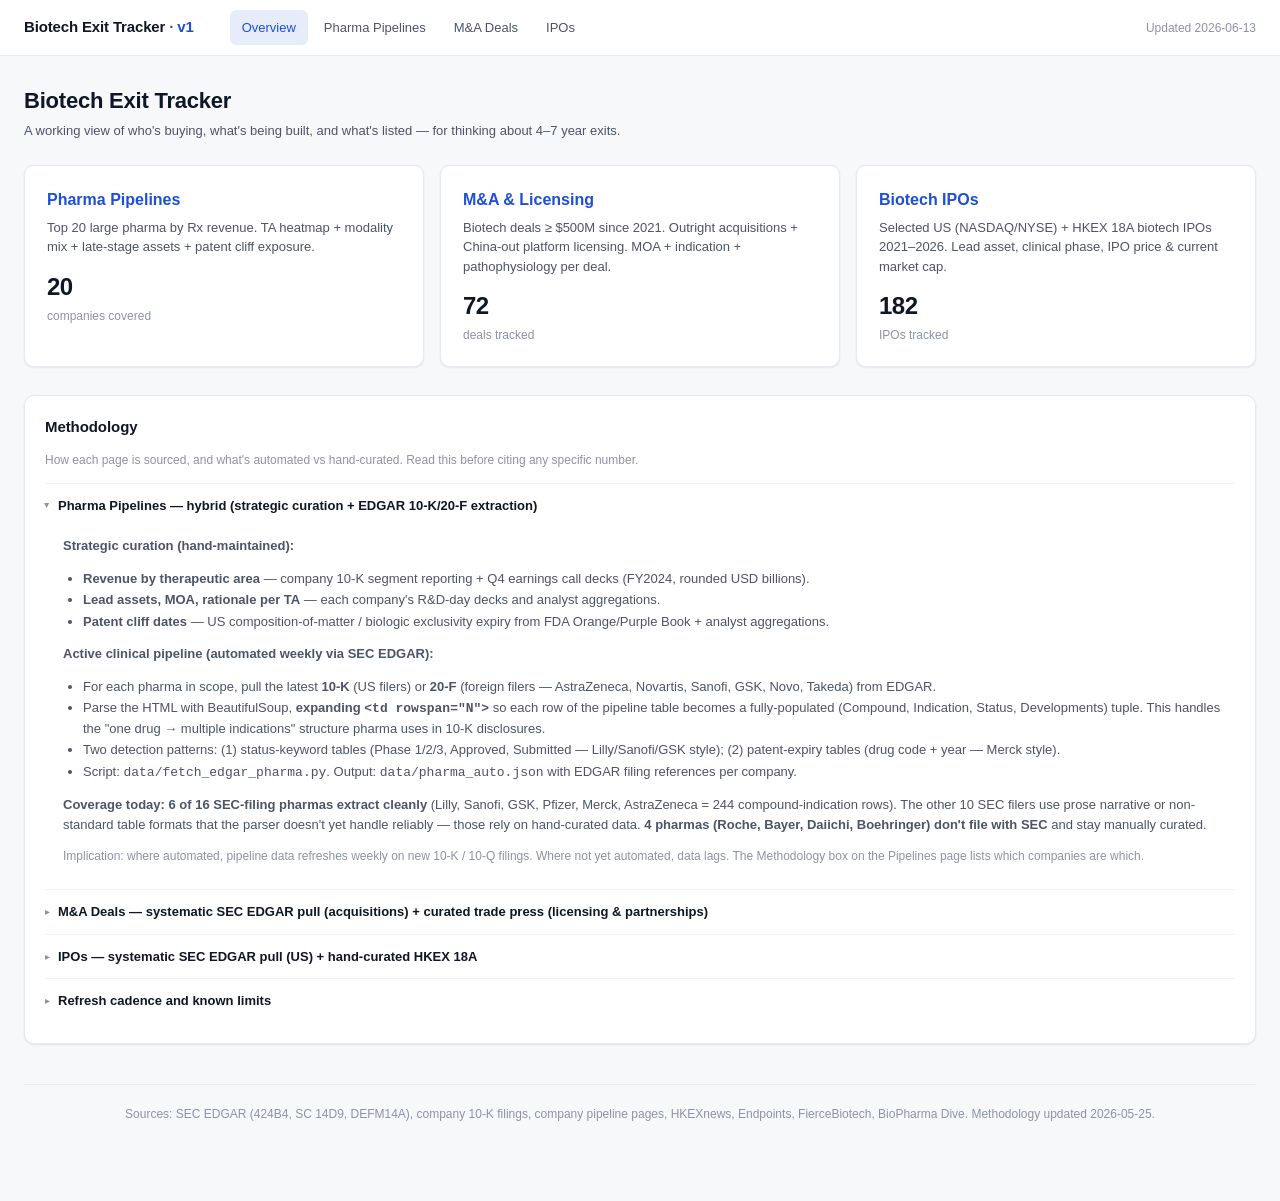
<file: index.html>
<!DOCTYPE html>
<html lang="en">
<head>
  <meta charset="UTF-8" />
  <meta name="viewport" content="width=device-width, initial-scale=1.0" />
  <title>Biotech Exit Tracker</title>
  <link rel="stylesheet" href="styles/main.css?v=3" />
</head>
<body>
  <header class="topnav">
    <div class="brand">Biotech Exit Tracker<span> · v1</span></div>
    <nav>
      <a href="index.html">Overview</a>
      <a href="pipelines.html">Pharma Pipelines</a>
      <a href="ma.html">M&amp;A Deals</a>
      <a href="ipos.html">IPOs</a>
    </nav>
    <div class="updated">Updated 2026-06-13</div>
  </header>

  <main>
    <h1>Biotech Exit Tracker</h1>
    <p class="subtitle">A working view of who's buying, what's being built, and what's listed — for thinking about 4–7 year exits.</p>

    <div class="landing-grid">
      <a class="landing-card" href="pipelines.html">
        <h3>Pharma Pipelines</h3>
        <p>Top 20 large pharma by Rx revenue. TA heatmap + modality mix + late-stage assets + patent cliff exposure.</p>
        <div class="stat" id="stat-pharma">—</div>
        <div class="stat-label">companies covered</div>
      </a>
      <a class="landing-card" href="ma.html">
        <h3>M&amp;A &amp; Licensing</h3>
        <p>Biotech deals ≥ $500M since 2021. Outright acquisitions + China-out platform licensing. MOA + indication + pathophysiology per deal.</p>
        <div class="stat" id="stat-ma">—</div>
        <div class="stat-label">deals tracked</div>
      </a>
      <a class="landing-card" href="ipos.html">
        <h3>Biotech IPOs</h3>
        <p>Selected US (NASDAQ/NYSE) + HKEX 18A biotech IPOs 2021–2026. Lead asset, clinical phase, IPO price &amp; current market cap.</p>
        <div class="stat" id="stat-ipos">—</div>
        <div class="stat-label">IPOs tracked</div>
      </a>
    </div>

    <div class="panel" style="margin-top: 28px;">
      <h2>Methodology</h2>
      <p class="note">How each page is sourced, and what's automated vs hand-curated. Read this before citing any specific number.</p>

      <details open>
        <summary><strong>Pharma Pipelines — hybrid (strategic curation + EDGAR 10-K/20-F extraction)</strong></summary>
        <div class="body">
          <p><strong>Strategic curation (hand-maintained):</strong></p>
          <ul>
            <li><strong>Revenue by therapeutic area</strong> — company 10-K segment reporting + Q4 earnings call decks (FY2024, rounded USD billions).</li>
            <li><strong>Lead assets, MOA, rationale per TA</strong> — each company's R&amp;D-day decks and analyst aggregations.</li>
            <li><strong>Patent cliff dates</strong> — US composition-of-matter / biologic exclusivity expiry from FDA Orange/Purple Book + analyst aggregations.</li>
          </ul>
          <p><strong>Active clinical pipeline (automated weekly via SEC EDGAR):</strong></p>
          <ul>
            <li>For each pharma in scope, pull the latest <strong>10-K</strong> (US filers) or <strong>20-F</strong> (foreign filers — AstraZeneca, Novartis, Sanofi, GSK, Novo, Takeda) from EDGAR.</li>
            <li>Parse the HTML with BeautifulSoup, <strong>expanding <code>&lt;td rowspan="N"&gt;</code></strong> so each row of the pipeline table becomes a fully-populated (Compound, Indication, Status, Developments) tuple. This handles the "one drug → multiple indications" structure pharma uses in 10-K disclosures.</li>
            <li>Two detection patterns: (1) status-keyword tables (Phase 1/2/3, Approved, Submitted — Lilly/Sanofi/GSK style); (2) patent-expiry tables (drug code + year — Merck style).</li>
            <li>Script: <code>data/fetch_edgar_pharma.py</code>. Output: <code>data/pharma_auto.json</code> with EDGAR filing references per company.</li>
          </ul>
          <p><strong>Coverage today: 6 of 16 SEC-filing pharmas extract cleanly</strong> (Lilly, Sanofi, GSK, Pfizer, Merck, AstraZeneca = 244 compound-indication rows). The other 10 SEC filers use prose narrative or non-standard table formats that the parser doesn't yet handle reliably — those rely on hand-curated data. <strong>4 pharmas (Roche, Bayer, Daiichi, Boehringer) don't file with SEC</strong> and stay manually curated.</p>
          <p class="muted small">Implication: where automated, pipeline data refreshes weekly on new 10-K / 10-Q filings. Where not yet automated, data lags. The Methodology box on the Pipelines page lists which companies are which.</p>
        </div>
      </details>

      <details>
        <summary><strong>M&amp;A Deals — systematic SEC EDGAR pull (acquisitions) + curated trade press (licensing &amp; partnerships)</strong></summary>
        <div class="body">
          <p><strong>US public-company acquisitions, all sizes, 2021–2026:</strong> sourced systematically by paginating SEC EDGAR's full-text search (EFTS API) for two form types, then filtering to biotech/pharma SIC codes:</p>
          <ul>
            <li><strong>SC 14D9</strong> — Solicitation/Recommendation Statement filed by the target in response to a tender offer.</li>
            <li><strong>DEFM14A</strong> — Definitive Merger Proxy filed by the target for shareholder vote.</li>
            <li><strong>SIC code filter:</strong> 2830, 2833, 2835, 2836, 8731 (pharmaceuticals, biologicals, in-vitro/in-vivo diagnostics, commercial physical &amp; biological research).</li>
          </ul>
          <p>Deal terms (acquirer, price/share, total value, lead asset, MOA, rationale) are then filled in from each filing document and the company press release.</p>
          <p><strong>Licensing and Partnership+Equity deals (≥$500M headline only):</strong> still hand-curated from trade press (FierceBiotech, BioPharma Dive, Endpoints, company press releases).</p>
          <p><strong>Excluded by scope:</strong> SPAC business combinations, asset divestitures (not full acquisitions), reverse mergers, CRO/diagnostics-only acquisitions, Concentra-style cash-shell wind-downs.</p>
          <p class="muted small">Script: <code>data/fetch_edgar_ma.py</code>. Intermediate output: <code>data/edgar_ma_pull.json</code> (67 biotech targets discovered).</p>
        </div>
      </details>

      <details>
        <summary><strong>IPOs — systematic SEC EDGAR pull (US) + hand-curated HKEX 18A</strong></summary>
        <div class="body">
          <p><strong>US biotech IPOs, no raise threshold, 2021–2026:</strong> sourced systematically by paginating SEC EDGAR for <strong>424B4</strong> (final prospectus) filings, then applying two filters:</p>
          <ul>
            <li><strong>SIC code filter:</strong> same biotech/pharma codes as above (2830, 2833, 2835, 2836, 8731).</li>
            <li><strong>True-IPO filter</strong> (vs follow-on offering): company must have an S-1 registration on file, and the earliest 10-K must be after or within 6 months of the first 424B4.</li>
          </ul>
          <p>This catches every confirmed US listing — no judgment call about what's "worth including."</p>
          <p><strong>HKEX Chapter 18A pre-revenue biotech listings:</strong> hand-curated from HKEXnews.hk.</p>
          <p><strong>Excluded by scope:</strong> SPACs (S-4 mergers), direct listings, secondary/follow-on offerings.</p>
          <p class="muted small">Script: <code>data/fetch_edgar_ipos.py</code>. Clinical detail (MOA, lead asset, phase) is populated for the ~57 originally-curated rows; the ~124 EDGAR-backfilled rows have ticker, raise, IPO date, and exchange but blank clinical fields — to be filled in over time.</p>
        </div>
      </details>

      <details>
        <summary><strong>Refresh cadence and known limits</strong></summary>
        <div class="body">
          <ul>
            <li><strong>Latest close and market cap</strong> on the IPO page are approximate as of 2026-05-24, auto-refreshed weekly via yfinance through a GitHub Actions job (once deployed).</li>
            <li><strong>Acquisition data</strong> from EDGAR will not catch private-target acquisitions, since private companies don't file SC 14D9 / DEFM14A. Those are still hand-added.</li>
            <li><strong>HKEX 18A listings</strong> aren't covered by EDGAR — handled separately.</li>
            <li><strong>Verify before citing in writing.</strong> Round numbers are used throughout to keep the table readable.</li>
          </ul>
        </div>
      </details>
    </div>

    <div class="footer">
      Sources: SEC EDGAR (424B4, SC 14D9, DEFM14A), company 10-K filings, company pipeline pages, HKEXnews, Endpoints, FierceBiotech, BioPharma Dive. Methodology updated 2026-05-25.
    </div>
  </main>

  <script src="scripts/main.js"></script>
  <script>
    (async () => {
      try {
        const [pharma, ma, ipos] = await Promise.all([
          loadJSON("data/pharma.json"),
          loadJSON("data/ma.json"),
          loadJSON("data/ipos.json")
        ]);
        document.getElementById("stat-pharma").textContent = pharma.companies.length;
        document.getElementById("stat-ma").textContent = ma.deals.filter(d => d.deal_type !== "_skip").length;
        document.getElementById("stat-ipos").textContent = ipos.ipos.filter(i => i.phase !== "skip").length;
      } catch (e) {
        console.error(e);
      }
    })();
  </script>
</body>
</html>
</file>
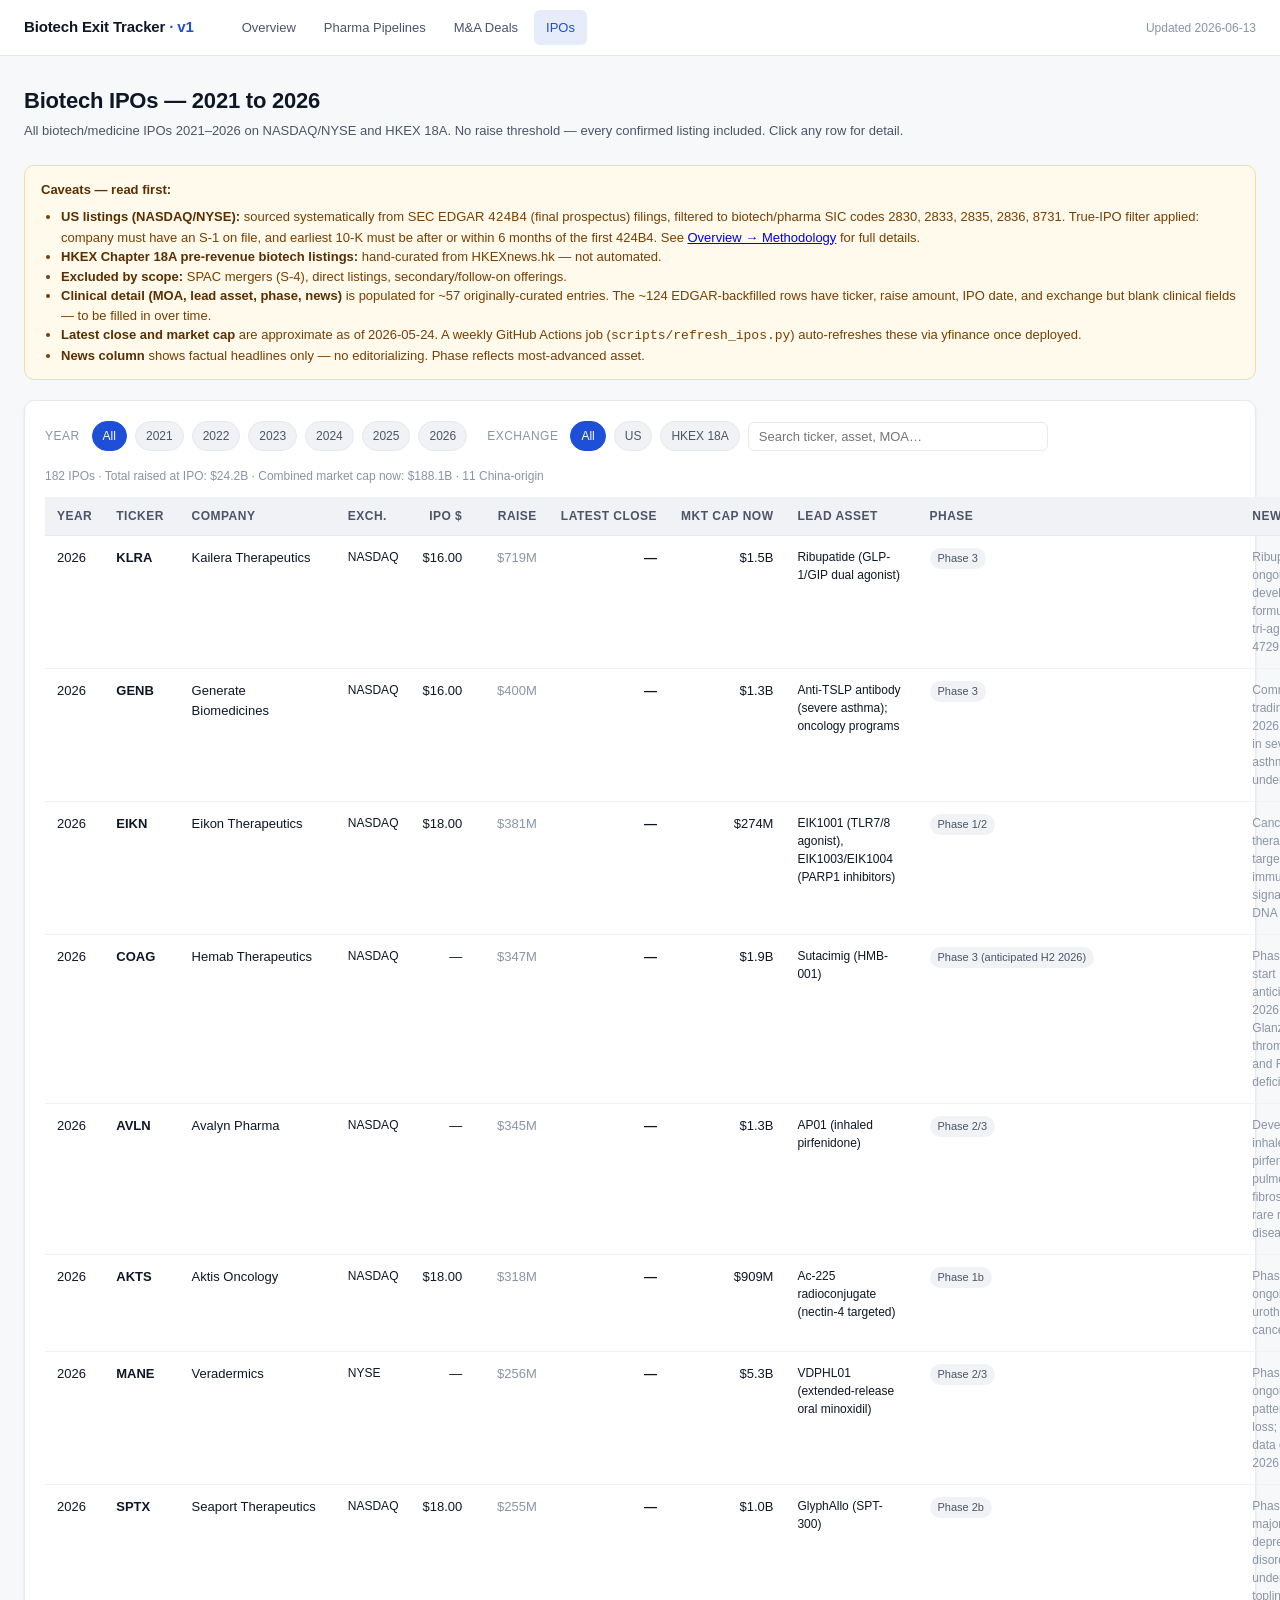
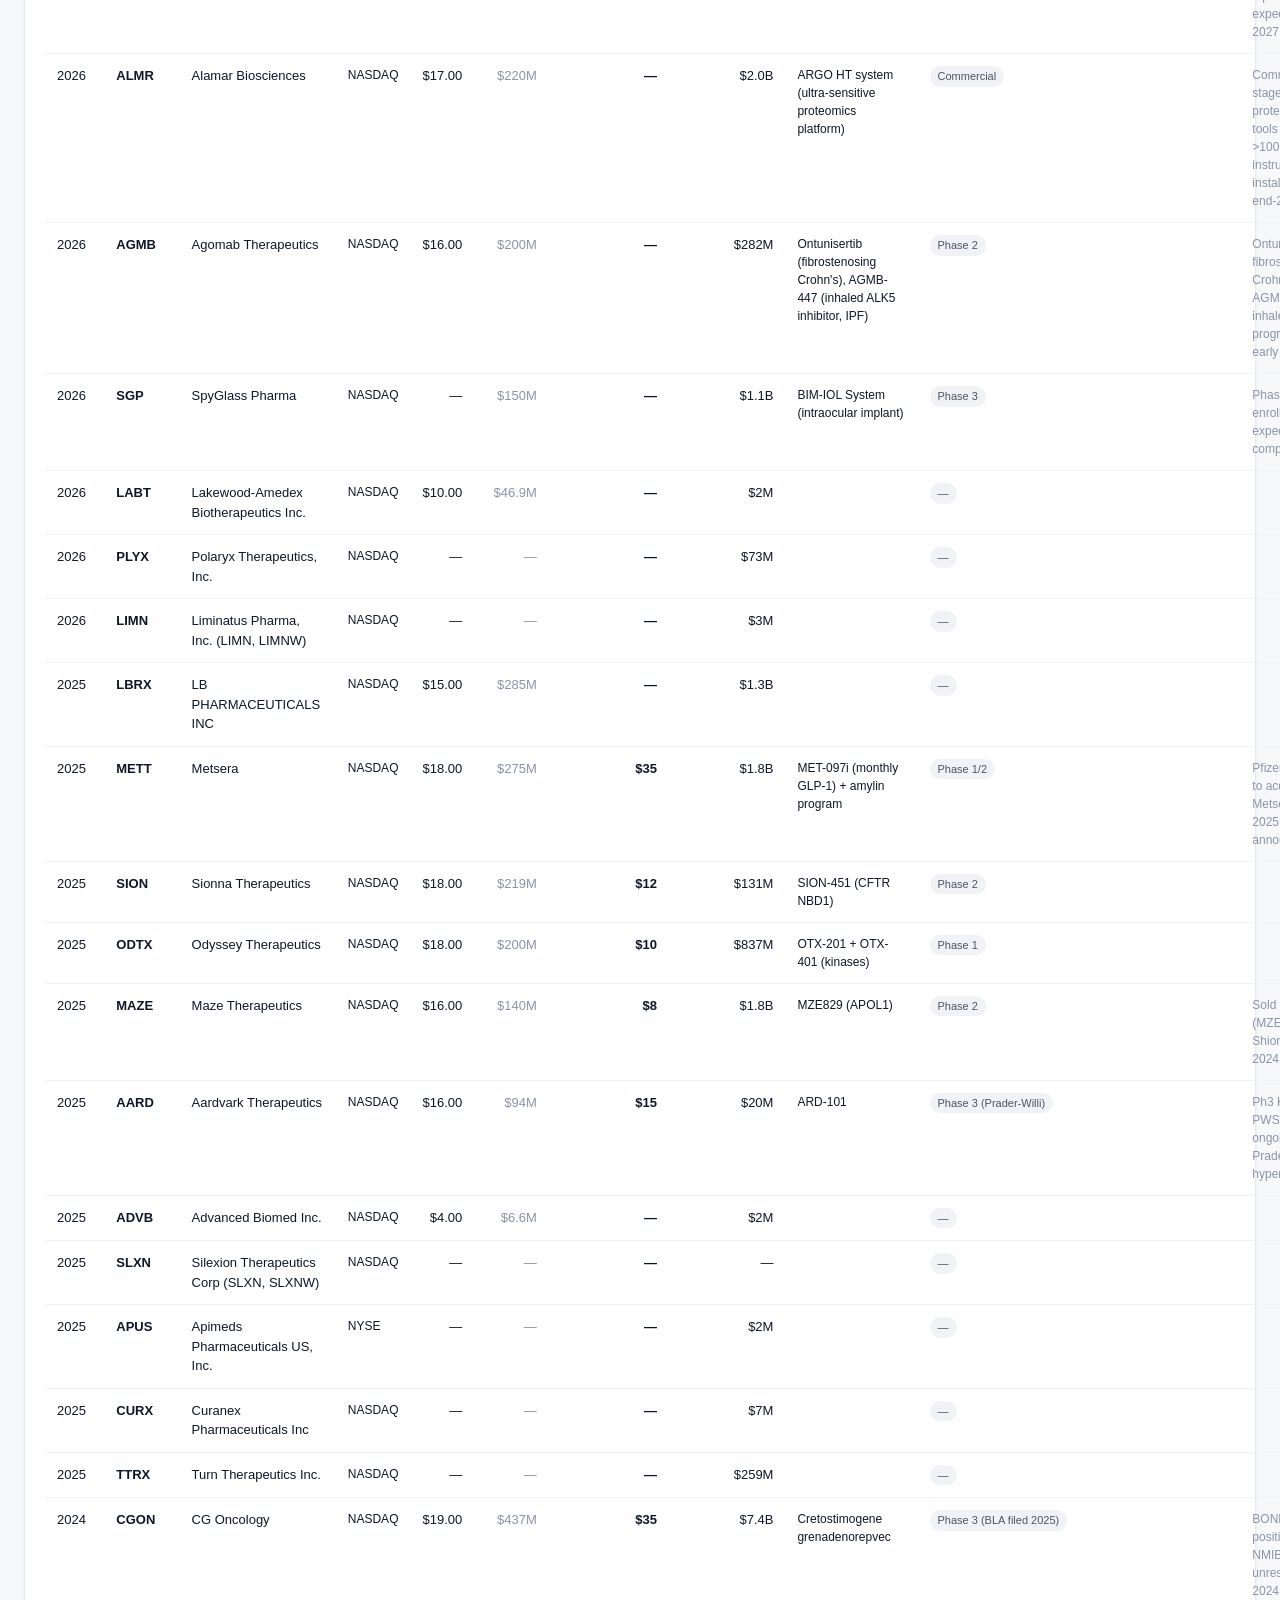
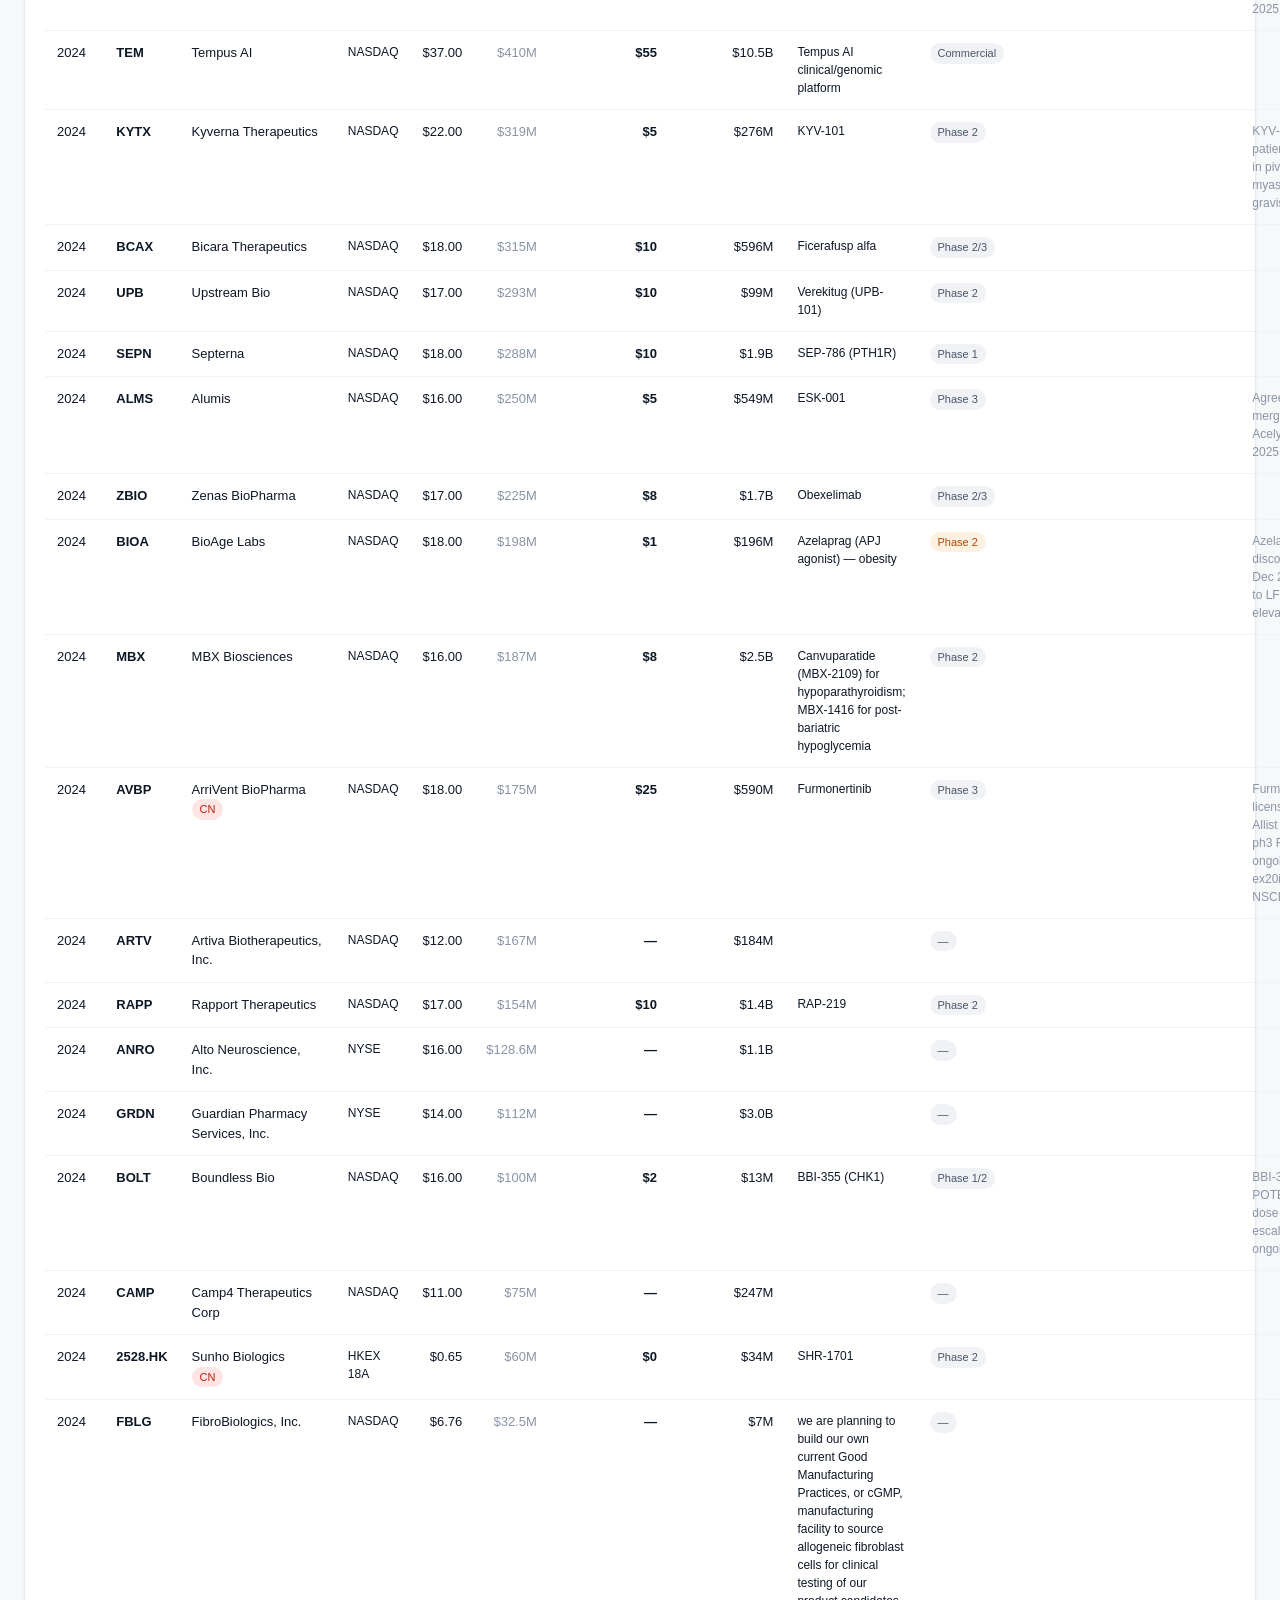
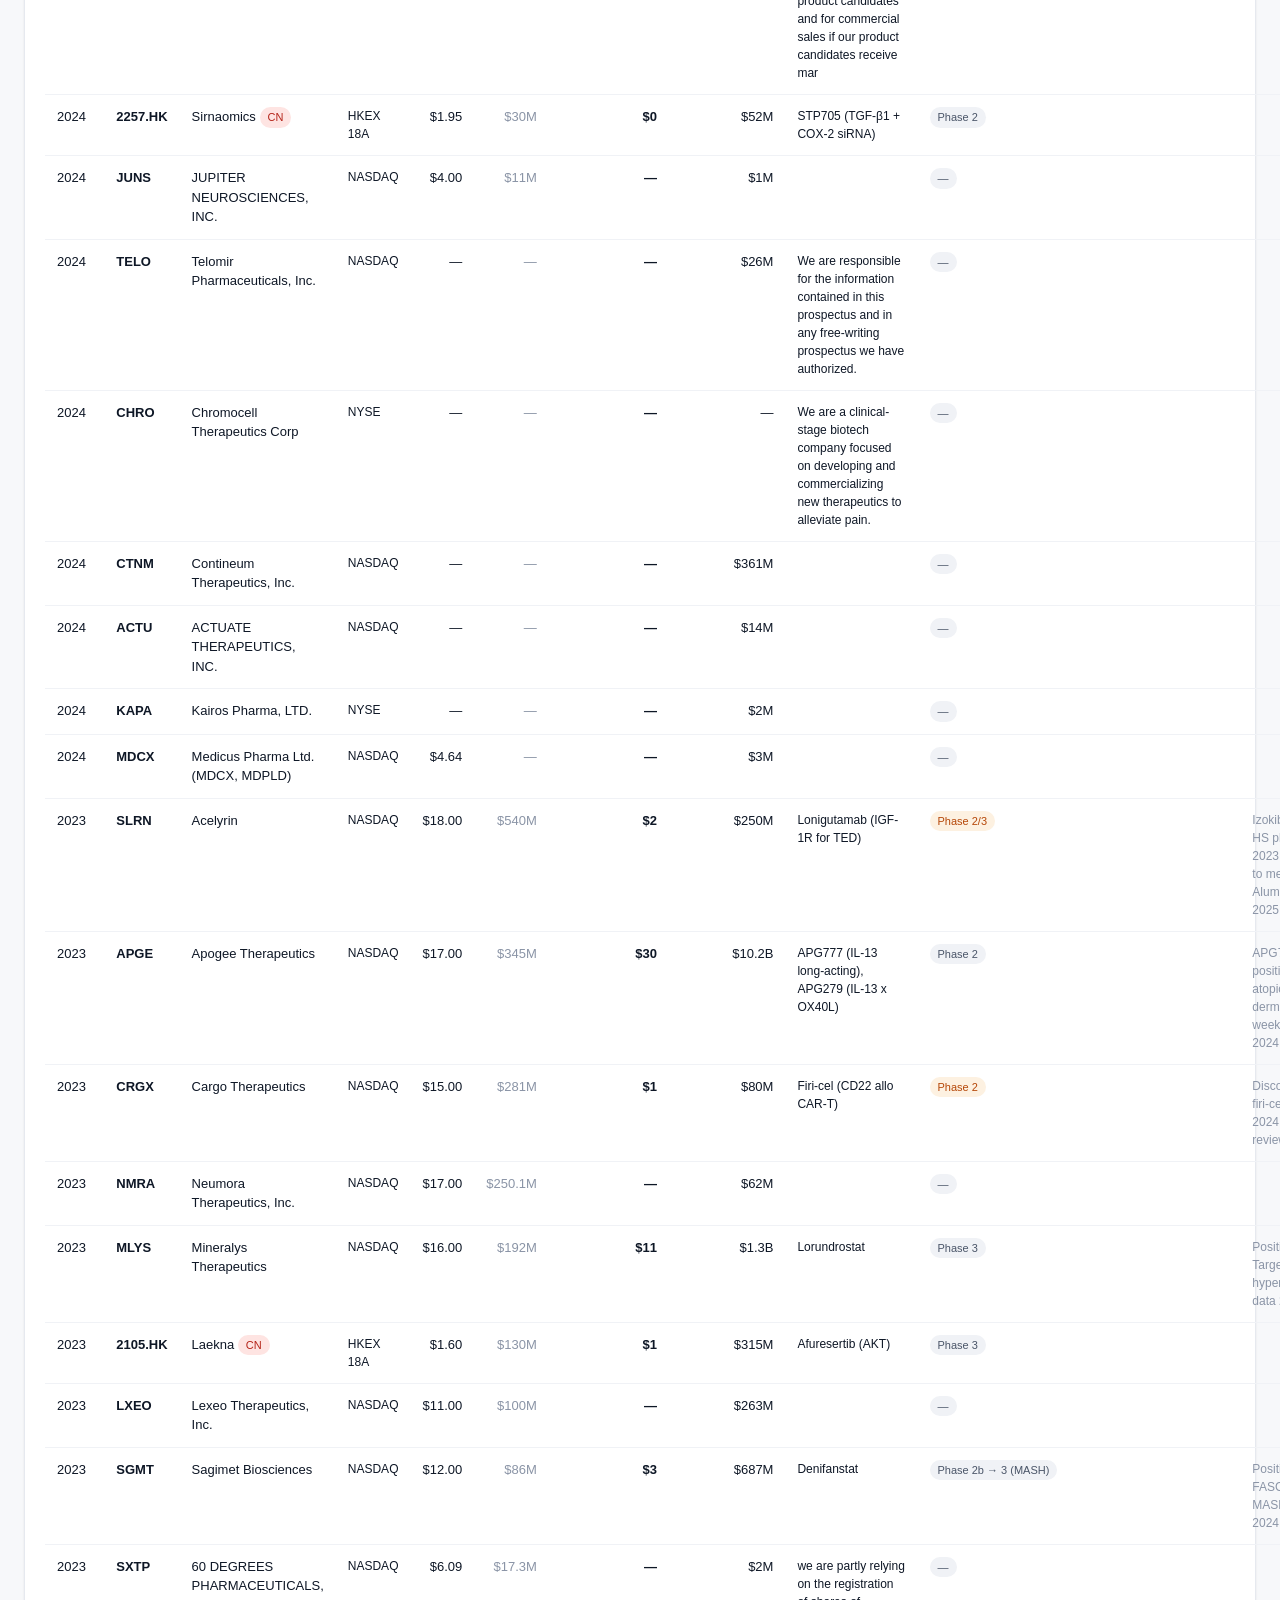
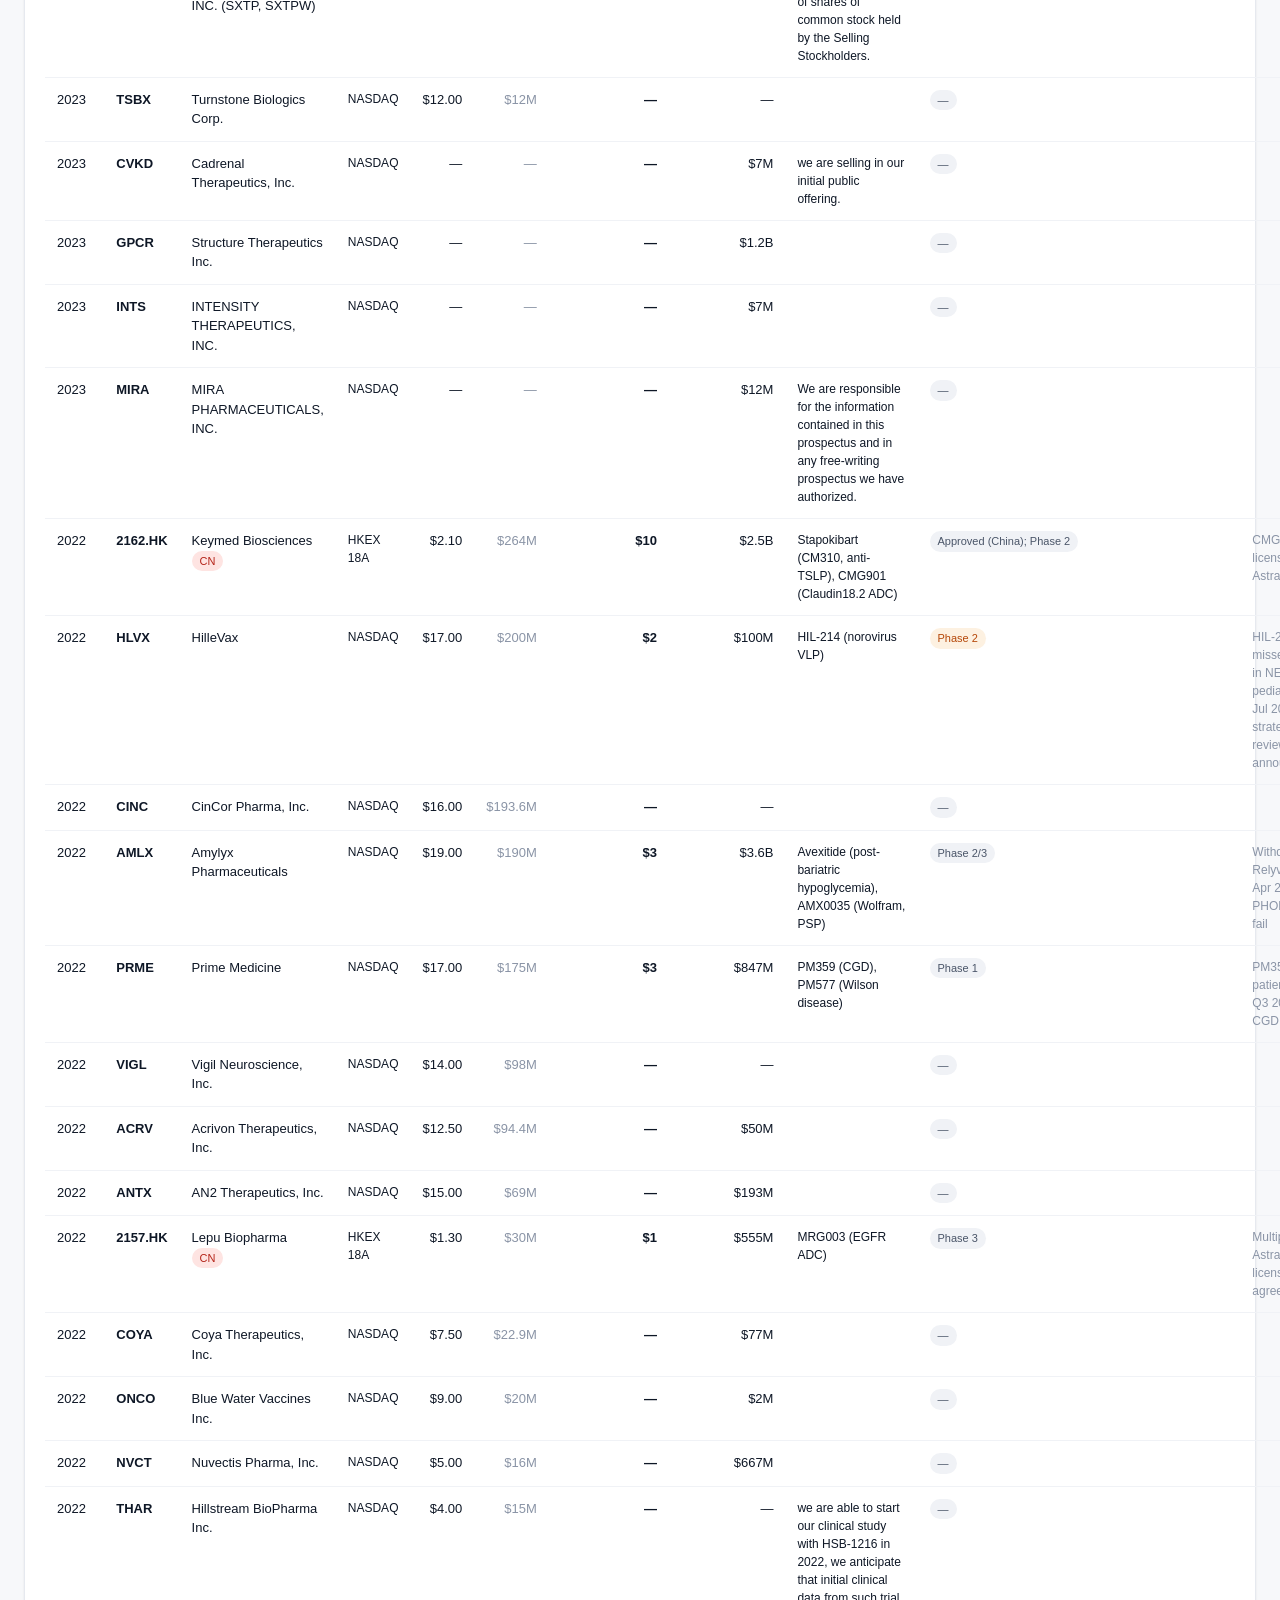
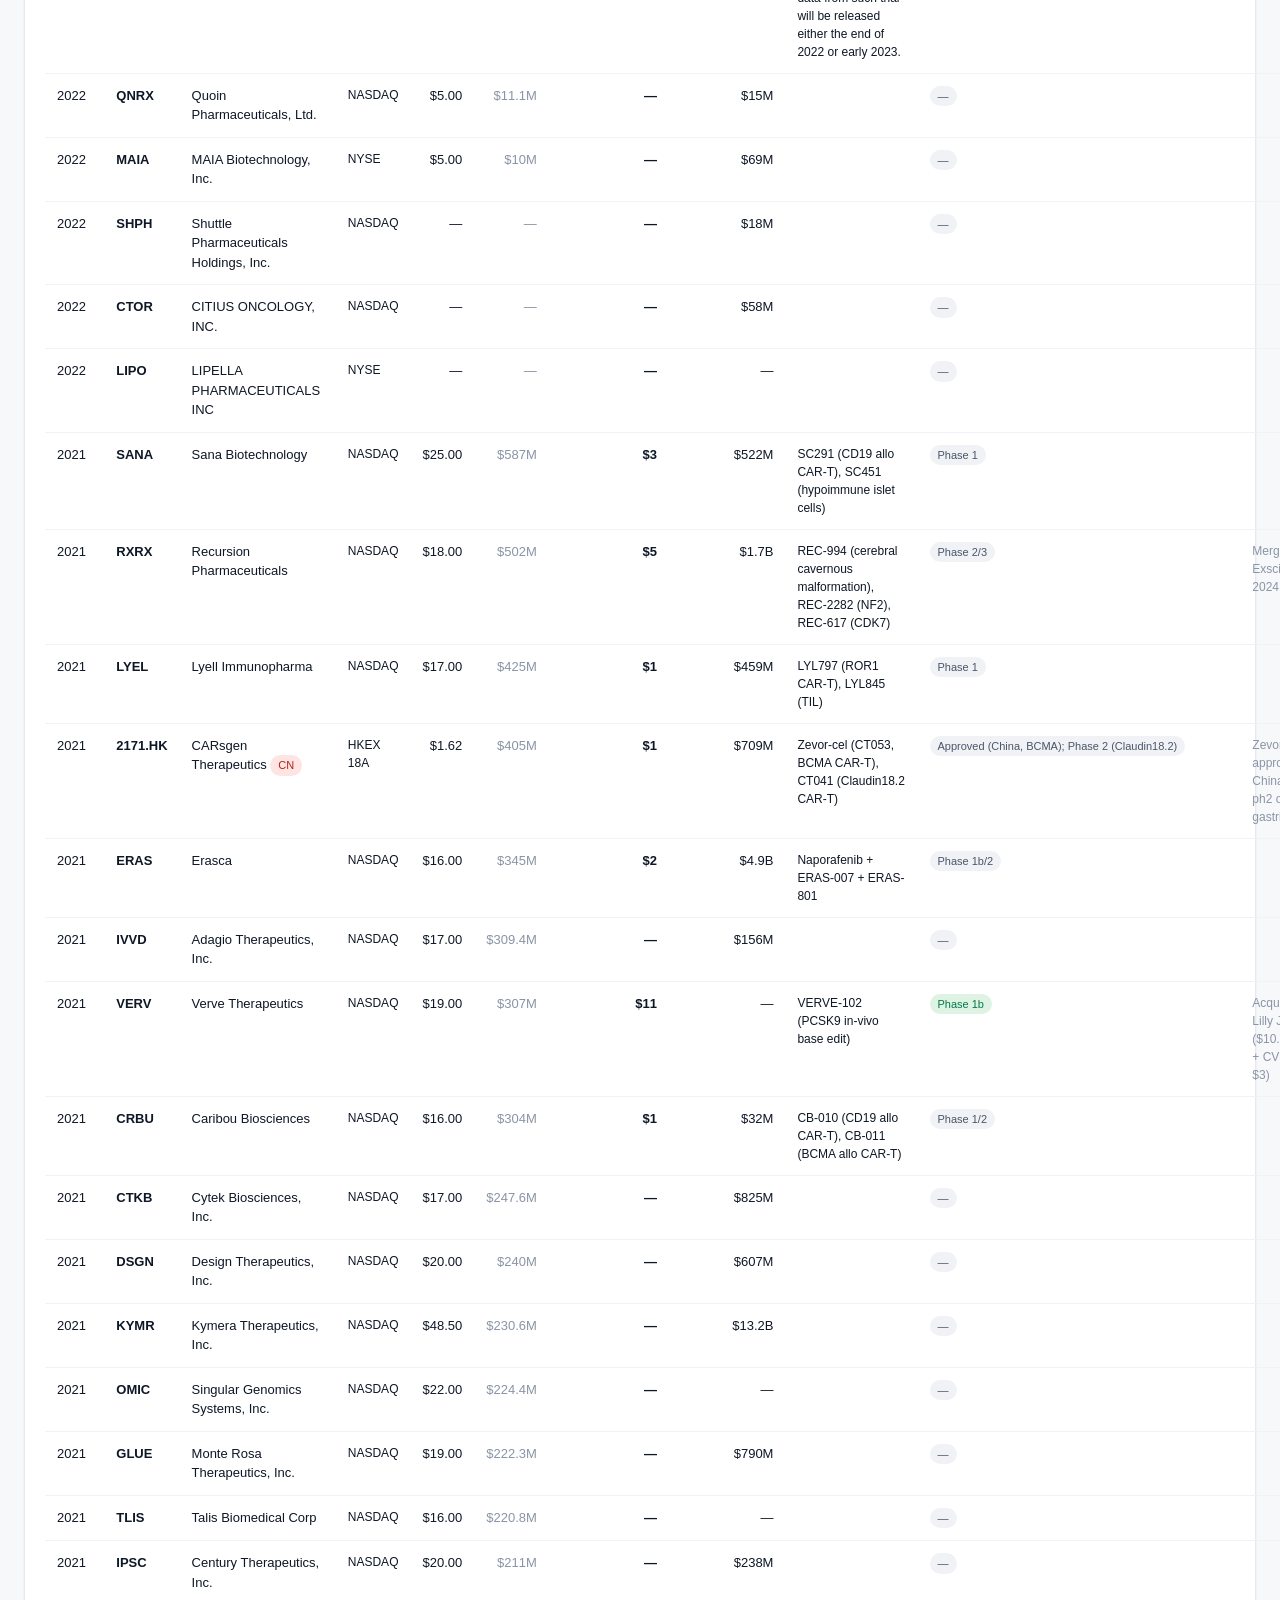
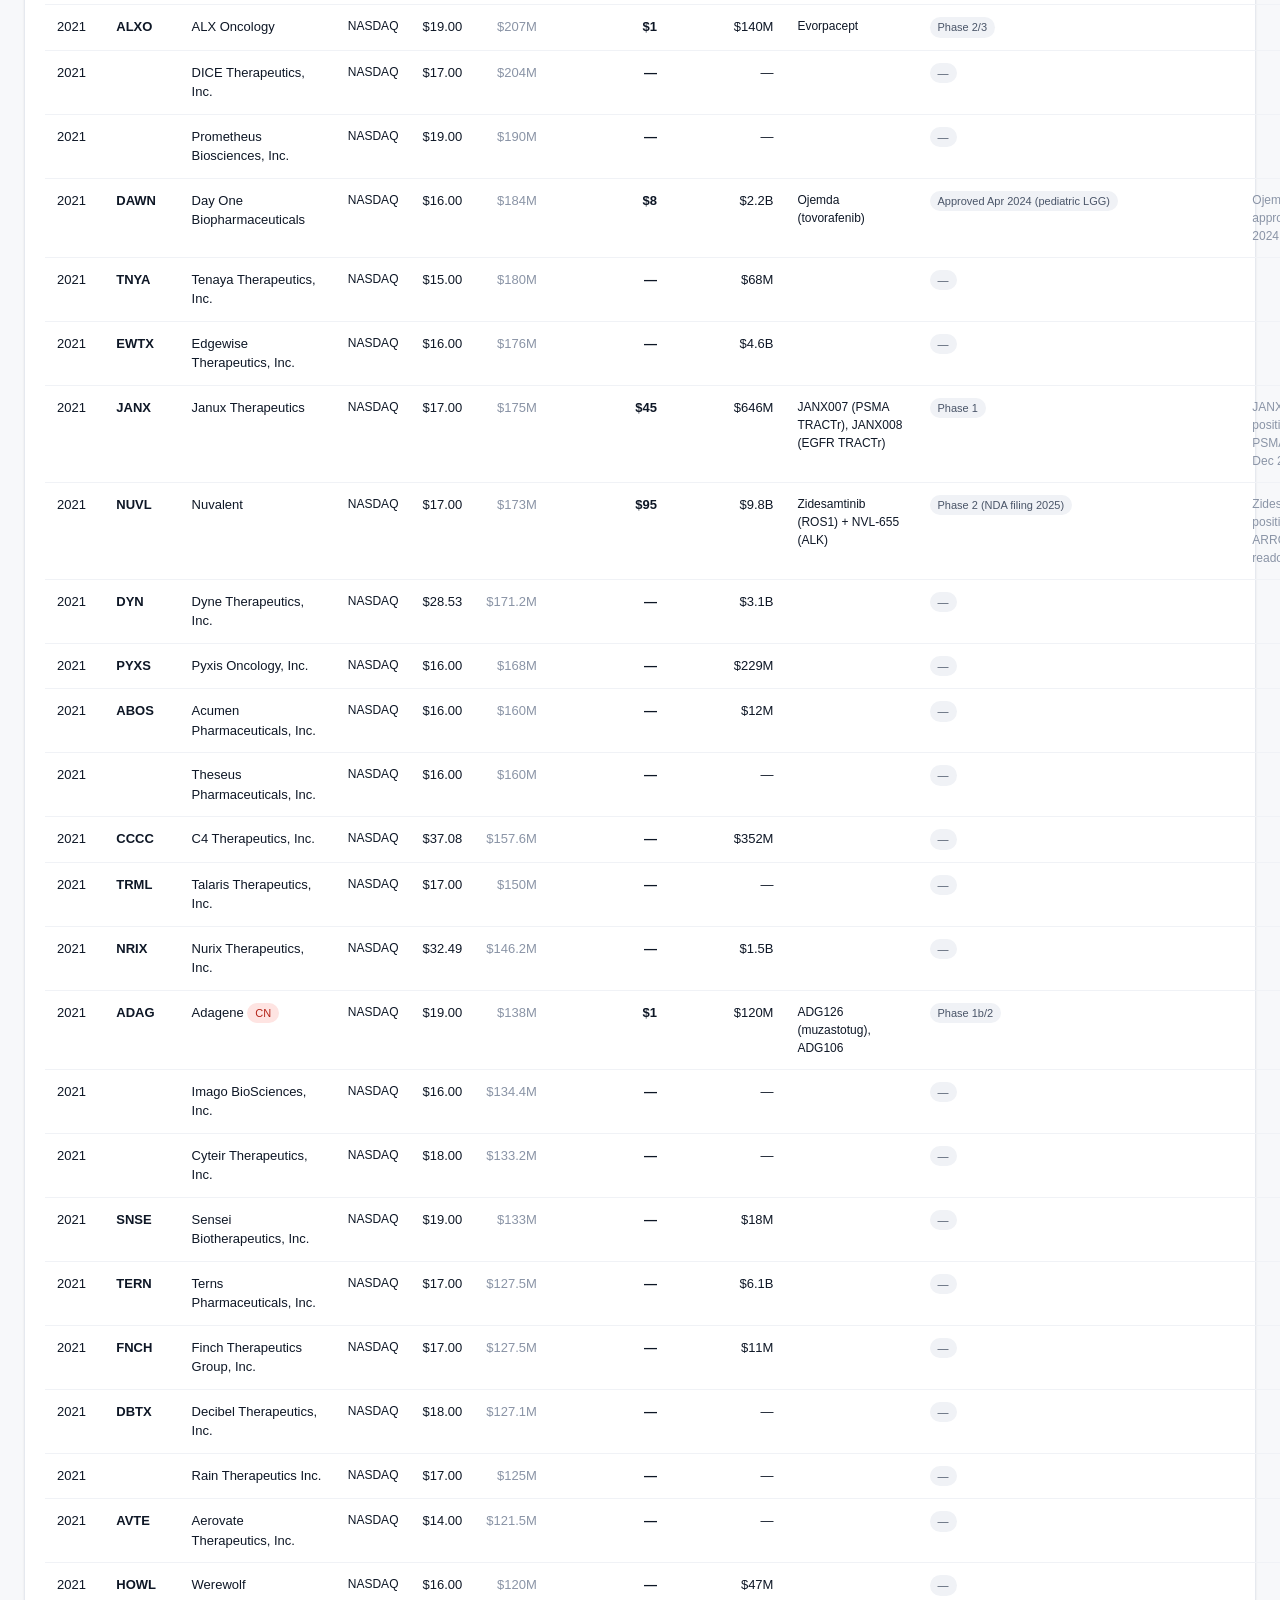
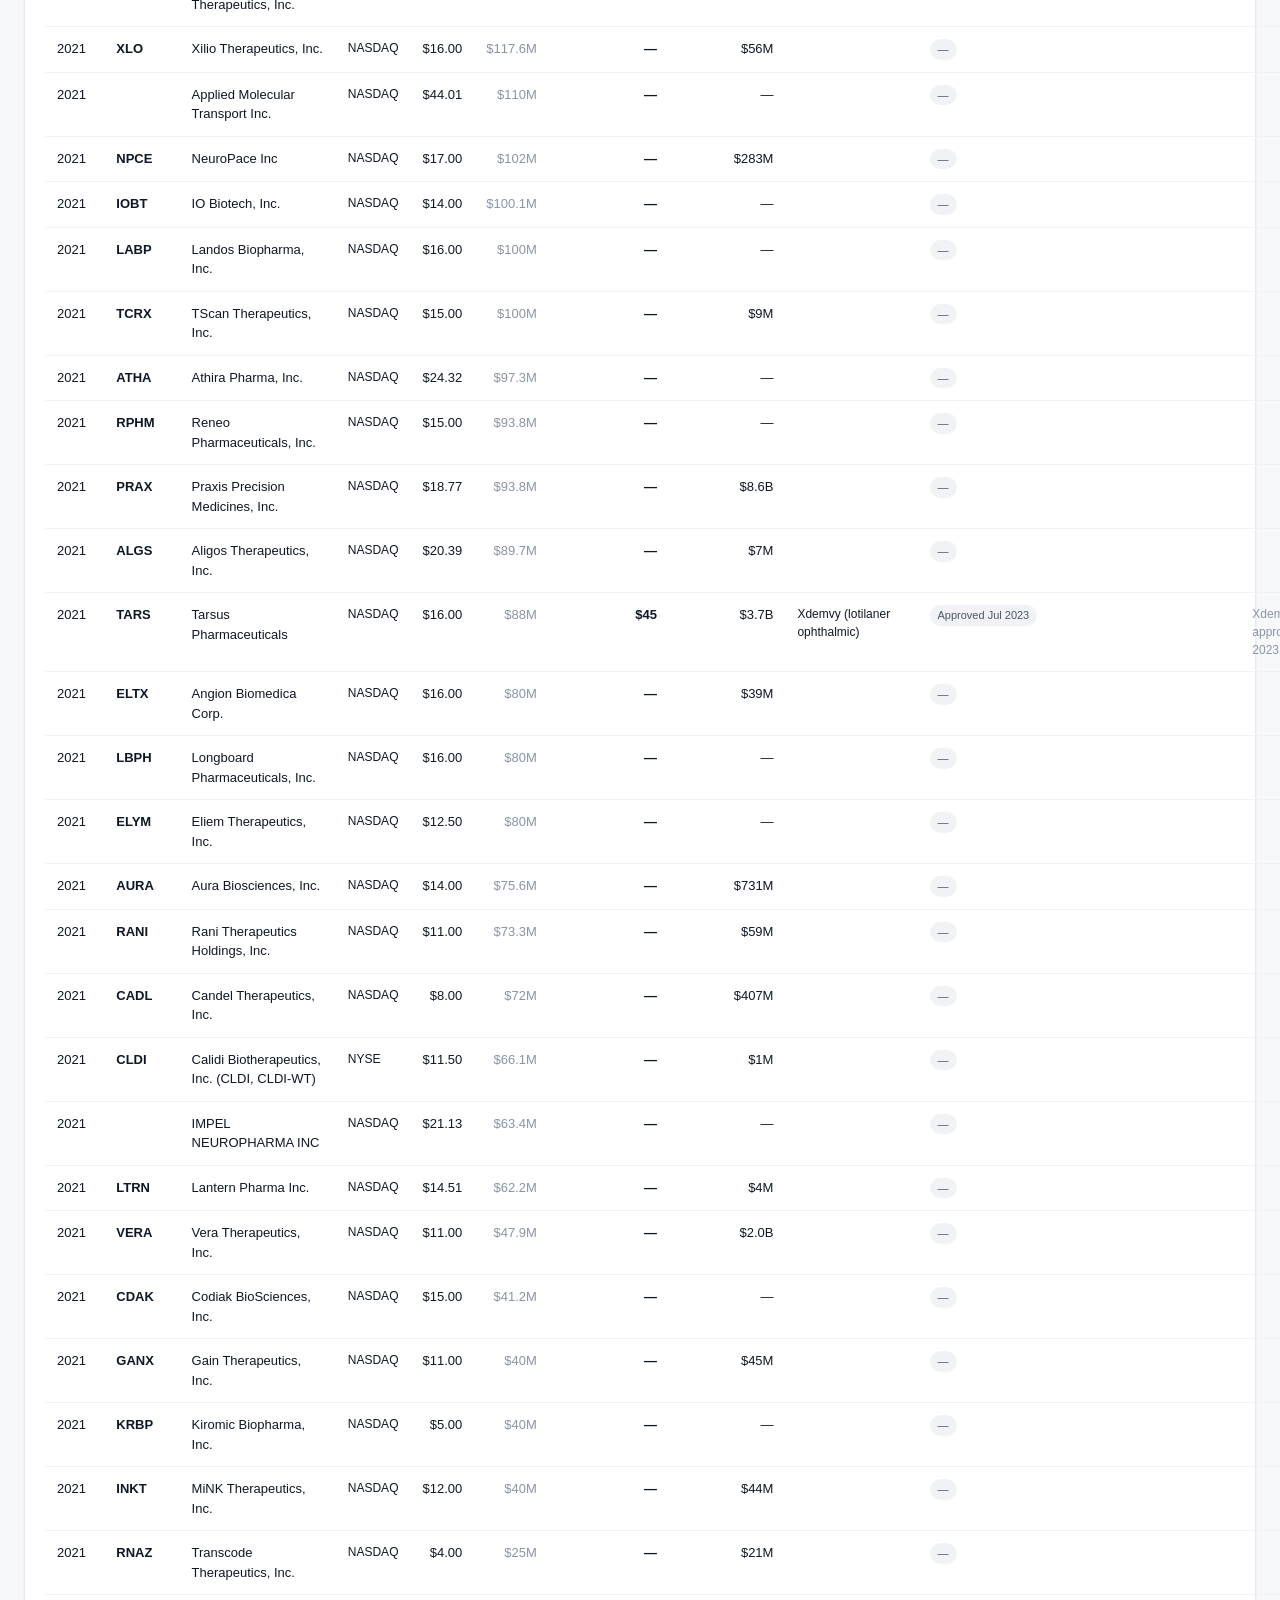
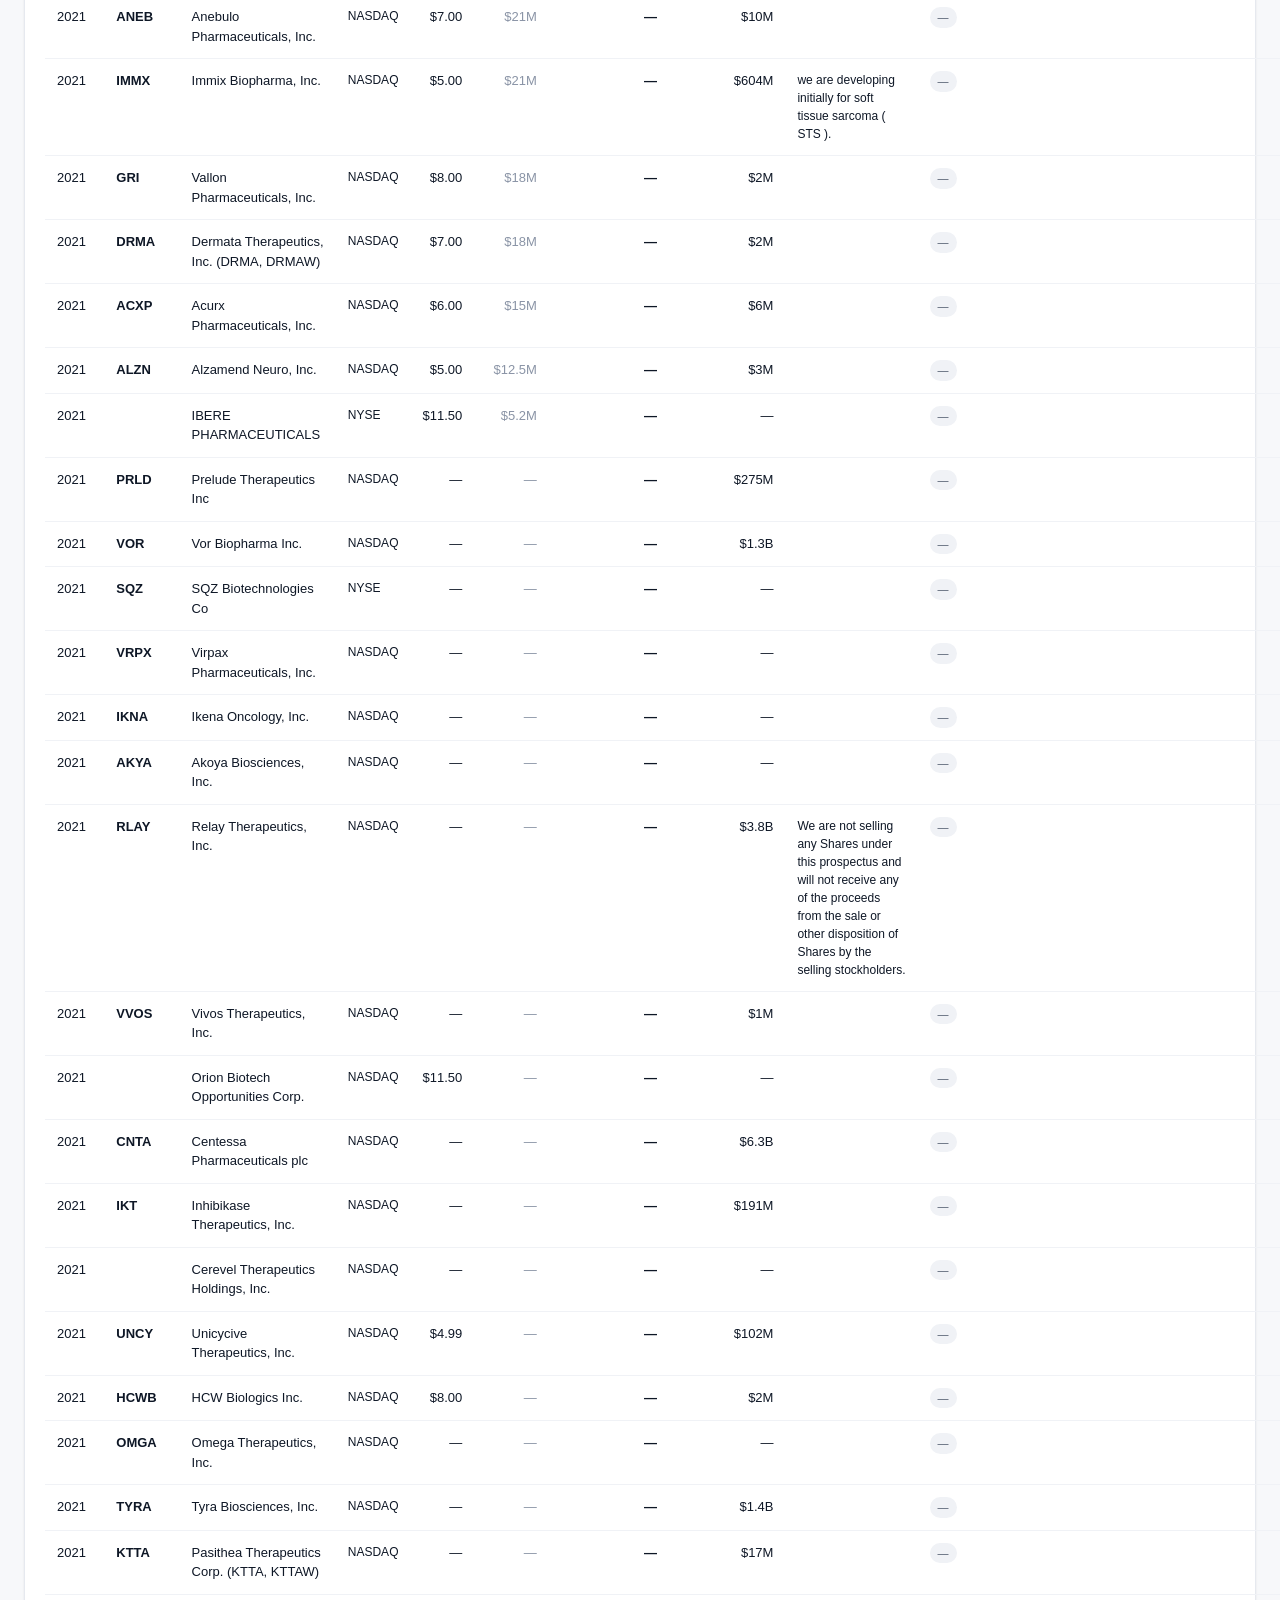
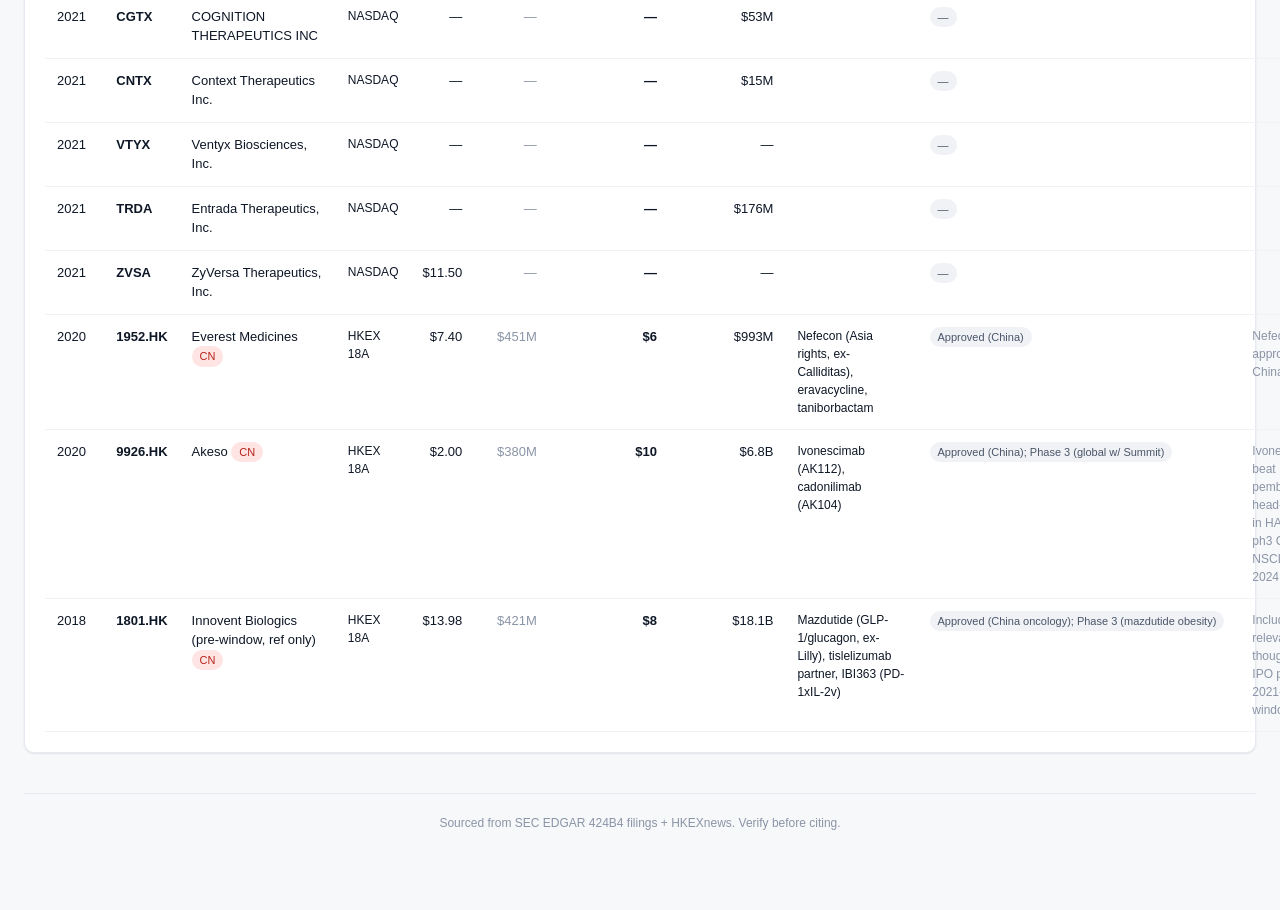
<file: ipos.html>
<!DOCTYPE html>
<html lang="en">
<head>
  <meta charset="UTF-8" />
  <meta name="viewport" content="width=device-width, initial-scale=1.0" />
  <title>Biotech IPOs · Biotech Exit Tracker</title>
  <link rel="stylesheet" href="styles/main.css?v=3" />
</head>
<body>
  <header class="topnav">
    <div class="brand">Biotech Exit Tracker<span> · v1</span></div>
    <nav>
      <a href="index.html">Overview</a>
      <a href="pipelines.html">Pharma Pipelines</a>
      <a href="ma.html">M&amp;A Deals</a>
      <a href="ipos.html">IPOs</a>
    </nav>
    <div class="updated">Updated 2026-06-13</div>
  </header>

  <main>
    <h1>Biotech IPOs — 2021 to 2026</h1>
    <p class="subtitle">All biotech/medicine IPOs 2021–2026 on NASDAQ/NYSE and HKEX 18A. No raise threshold — every confirmed listing included. Click any row for detail.</p>

    <div class="method">
      <strong>Caveats — read first:</strong>
      <ul style="margin: 8px 0 0 0; padding-left: 20px;">
        <li><strong>US listings (NASDAQ/NYSE):</strong> sourced systematically from SEC EDGAR <code>424B4</code> (final prospectus) filings, filtered to biotech/pharma SIC codes 2830, 2833, 2835, 2836, 8731. True-IPO filter applied: company must have an S-1 on file, and earliest 10-K must be after or within 6 months of the first 424B4. See <a href="index.html">Overview → Methodology</a> for full details.</li>
        <li><strong>HKEX Chapter 18A pre-revenue biotech listings:</strong> hand-curated from HKEXnews.hk — not automated.</li>
        <li><strong>Excluded by scope:</strong> SPAC mergers (S-4), direct listings, secondary/follow-on offerings.</li>
        <li><strong>Clinical detail (MOA, lead asset, phase, news)</strong> is populated for ~57 originally-curated entries. The ~124 EDGAR-backfilled rows have ticker, raise amount, IPO date, and exchange but blank clinical fields — to be filled in over time.</li>
        <li><strong>Latest close and market cap</strong> are approximate as of 2026-05-24. A weekly GitHub Actions job (<code>scripts/refresh_ipos.py</code>) auto-refreshes these via yfinance once deployed.</li>
        <li><strong>News column</strong> shows factual headlines only — no editorializing. Phase reflects most-advanced asset.</li>
      </ul>
    </div>

    <div class="panel">
      <div class="filters">
        <span class="label">Year</span>
        <span class="chip active" data-filter="year" data-value="all">All</span>
        <span class="chip" data-filter="year" data-value="2021">2021</span>
        <span class="chip" data-filter="year" data-value="2022">2022</span>
        <span class="chip" data-filter="year" data-value="2023">2023</span>
        <span class="chip" data-filter="year" data-value="2024">2024</span>
        <span class="chip" data-filter="year" data-value="2025">2025</span>
        <span class="chip" data-filter="year" data-value="2026">2026</span>
        <span class="label" style="margin-left: 12px;">Exchange</span>
        <span class="chip active" data-filter="exch" data-value="all">All</span>
        <span class="chip" data-filter="exch" data-value="US">US</span>
        <span class="chip" data-filter="exch" data-value="HKEX">HKEX 18A</span>
        <input type="text" class="chip-search" placeholder="Search ticker, asset, MOA…" id="search" />
      </div>
      <div id="ipo-stats" class="small muted" style="margin-bottom: 12px;"></div>
      <table id="ipo-table">
        <thead>
          <tr>
            <th data-sort="year">Year</th>
            <th data-sort="ticker">Ticker</th>
            <th data-sort="name">Company</th>
            <th data-sort="exchange">Exch.</th>
            <th data-sort="ipo_price" class="num">IPO $</th>
            <th data-sort="ipo_raise" class="num">Raise</th>
            <th data-sort="latest_close" class="num">Latest close</th>
            <th data-sort="mcap_now" class="num">Mkt cap now</th>
            <th data-sort="asset">Lead asset</th>
            <th data-sort="phase">Phase</th>
            <th data-sort="status">News</th>
          </tr>
        </thead>
        <tbody></tbody>
      </table>
    </div>

    <div class="footer">
      Sourced from SEC EDGAR 424B4 filings + HKEXnews. Verify before citing.
    </div>
  </main>

  <script src="scripts/main.js"></script>
  <script>
    let allIpos = [];
    let yearFilter = "all";
    let exchFilter = "all";
    let searchTerm = "";

    function render() {
      const tbody = document.querySelector("#ipo-table tbody");
      const filtered = allIpos.filter(d => {
        if (d.phase === "skip") return false;
        if (yearFilter !== "all" && String(d.year) !== yearFilter) return false;
        if (exchFilter === "US" && !(d.exchange === "NASDAQ" || d.exchange === "NYSE")) return false;
        if (exchFilter === "HKEX" && !d.exchange.includes("HKEX")) return false;
        if (searchTerm) {
          const t = searchTerm.toLowerCase();
          const hay = `${d.ticker} ${d.name} ${d.lead_asset || ""} ${d.moa || ""} ${d.thesis || ""}`.toLowerCase();
          if (!hay.includes(t)) return false;
        }
        return true;
      });

      const totalRaise = filtered.reduce((s, d) => s + (d.ipo_raise_usd_m || 0), 0);
      const totalMcap = filtered.reduce((s, d) => s + (d.market_cap_now_usd_m || 0), 0);
      document.getElementById("ipo-stats").textContent =
        `${filtered.length} IPOs · ` +
        `Total raised at IPO: $${(totalRaise / 1000).toFixed(1)}B · ` +
        `Combined market cap now: $${(totalMcap / 1000).toFixed(1)}B · ` +
        `${filtered.filter(d => d.china_origin).length} China-origin`;

      tbody.innerHTML = filtered.map(d => {
        const mcapStr = d.market_cap_now_usd_m
          ? (d.market_cap_now_usd_m >= 1000
              ? "$" + (d.market_cap_now_usd_m / 1000).toFixed(1) + "B"
              : "$" + d.market_cap_now_usd_m + "M")
          : "—";
        const closeStr = (d.latest_close_usd !== null && d.latest_close_usd !== undefined)
          ? "$" + d.latest_close_usd
          : "—";
        const phaseClass = d.status && d.status.toLowerCase().includes("acquired") ? "low" :
                          d.status && (d.status.toLowerCase().includes("discontinued") || d.status.toLowerCase().includes("failed") || d.status.toLowerCase().includes("missed")) ? "high" : "";
        return `
        <tr>
          <td>${d.year}</td>
          <td><strong>${d.ticker}</strong></td>
          <td>${d.name}${d.china_origin ? ' <span class="tag china">CN</span>' : ""}</td>
          <td class="small">${d.exchange}</td>
          <td class="num">${d.ipo_price_usd ? "$" + d.ipo_price_usd.toFixed(2) : "—"}</td>
          <td class="num muted">${d.ipo_raise_usd_m ? "$" + d.ipo_raise_usd_m + "M" : "—"}</td>
          <td class="num"><strong>${closeStr}</strong></td>
          <td class="num">${mcapStr}</td>
          <td class="small">${d.lead_asset || ""}</td>
          <td><span class="tag ${phaseClass}">${d.phase || "—"}</span></td>
          <td class="small muted" style="max-width: 280px;">${d.status || ""}</td>
        </tr>
        <tr class="detail-row" style="display:none;"><td colspan="11" style="padding: 0 12px 12px 12px;">
          <div style="background: var(--line-soft); border-radius: 6px; padding: 12px 14px; margin-top: -4px;">
            <div class="small"><strong>MOA:</strong> ${d.moa || "—"}</div>
            <div class="small" style="margin-top: 6px;"><strong>Investment thesis:</strong> ${d.thesis || "—"}</div>
          </div>
        </td></tr>
        `;
      }).join("");

      tbody.querySelectorAll("tr:not(.detail-row)").forEach(row => {
        row.style.cursor = "pointer";
        row.addEventListener("click", () => {
          const next = row.nextElementSibling;
          if (next && next.classList.contains("detail-row")) {
            next.style.display = next.style.display === "none" ? "table-row" : "none";
          }
        });
      });
    }

    document.querySelectorAll(".chip[data-filter='year']").forEach(c => {
      c.addEventListener("click", () => {
        document.querySelectorAll(".chip[data-filter='year']").forEach(x => x.classList.remove("active"));
        c.classList.add("active");
        yearFilter = c.dataset.value;
        render();
      });
    });
    document.querySelectorAll(".chip[data-filter='exch']").forEach(c => {
      c.addEventListener("click", () => {
        document.querySelectorAll(".chip[data-filter='exch']").forEach(x => x.classList.remove("active"));
        c.classList.add("active");
        exchFilter = c.dataset.value;
        render();
      });
    });
    document.getElementById("search").addEventListener("input", (e) => {
      searchTerm = e.target.value;
      render();
    });

    (async () => {
      const data = await loadJSON("data/ipos.json");
      allIpos = data.ipos.slice().sort((a, b) => b.year - a.year);
      render();

      const keyMap = {
        year: "year", ticker: "ticker", name: "name", exchange: "exchange",
        ipo_price: "ipo_price_usd", ipo_raise: "ipo_raise_usd_m",
        latest_close: "latest_close_usd", mcap_now: "market_cap_now_usd_m",
        asset: "lead_asset", phase: "phase", status: "status"
      };
      const headers = document.querySelectorAll("#ipo-table thead th");
      let sortDir = {};
      headers.forEach(h => {
        h.style.cursor = "pointer";
        h.addEventListener("click", () => {
          const key = h.dataset.sort;
          sortDir[key] = !sortDir[key];
          const dir = sortDir[key] ? 1 : -1;
          allIpos.sort((a, b) => {
            const va = a[keyMap[key]];
            const vb = b[keyMap[key]];
            if (typeof va === "number" && typeof vb === "number") return (va - vb) * dir;
            if (typeof va === "number") return -1 * dir;
            if (typeof vb === "number") return 1 * dir;
            return String(va || "").localeCompare(String(vb || "")) * dir;
          });
          headers.forEach(x => x.classList.remove("sorted", "asc"));
          h.classList.add("sorted");
          if (sortDir[key]) h.classList.add("asc");
          render();
        });
      });
    })();
  </script>
</body>
</html>
</file>
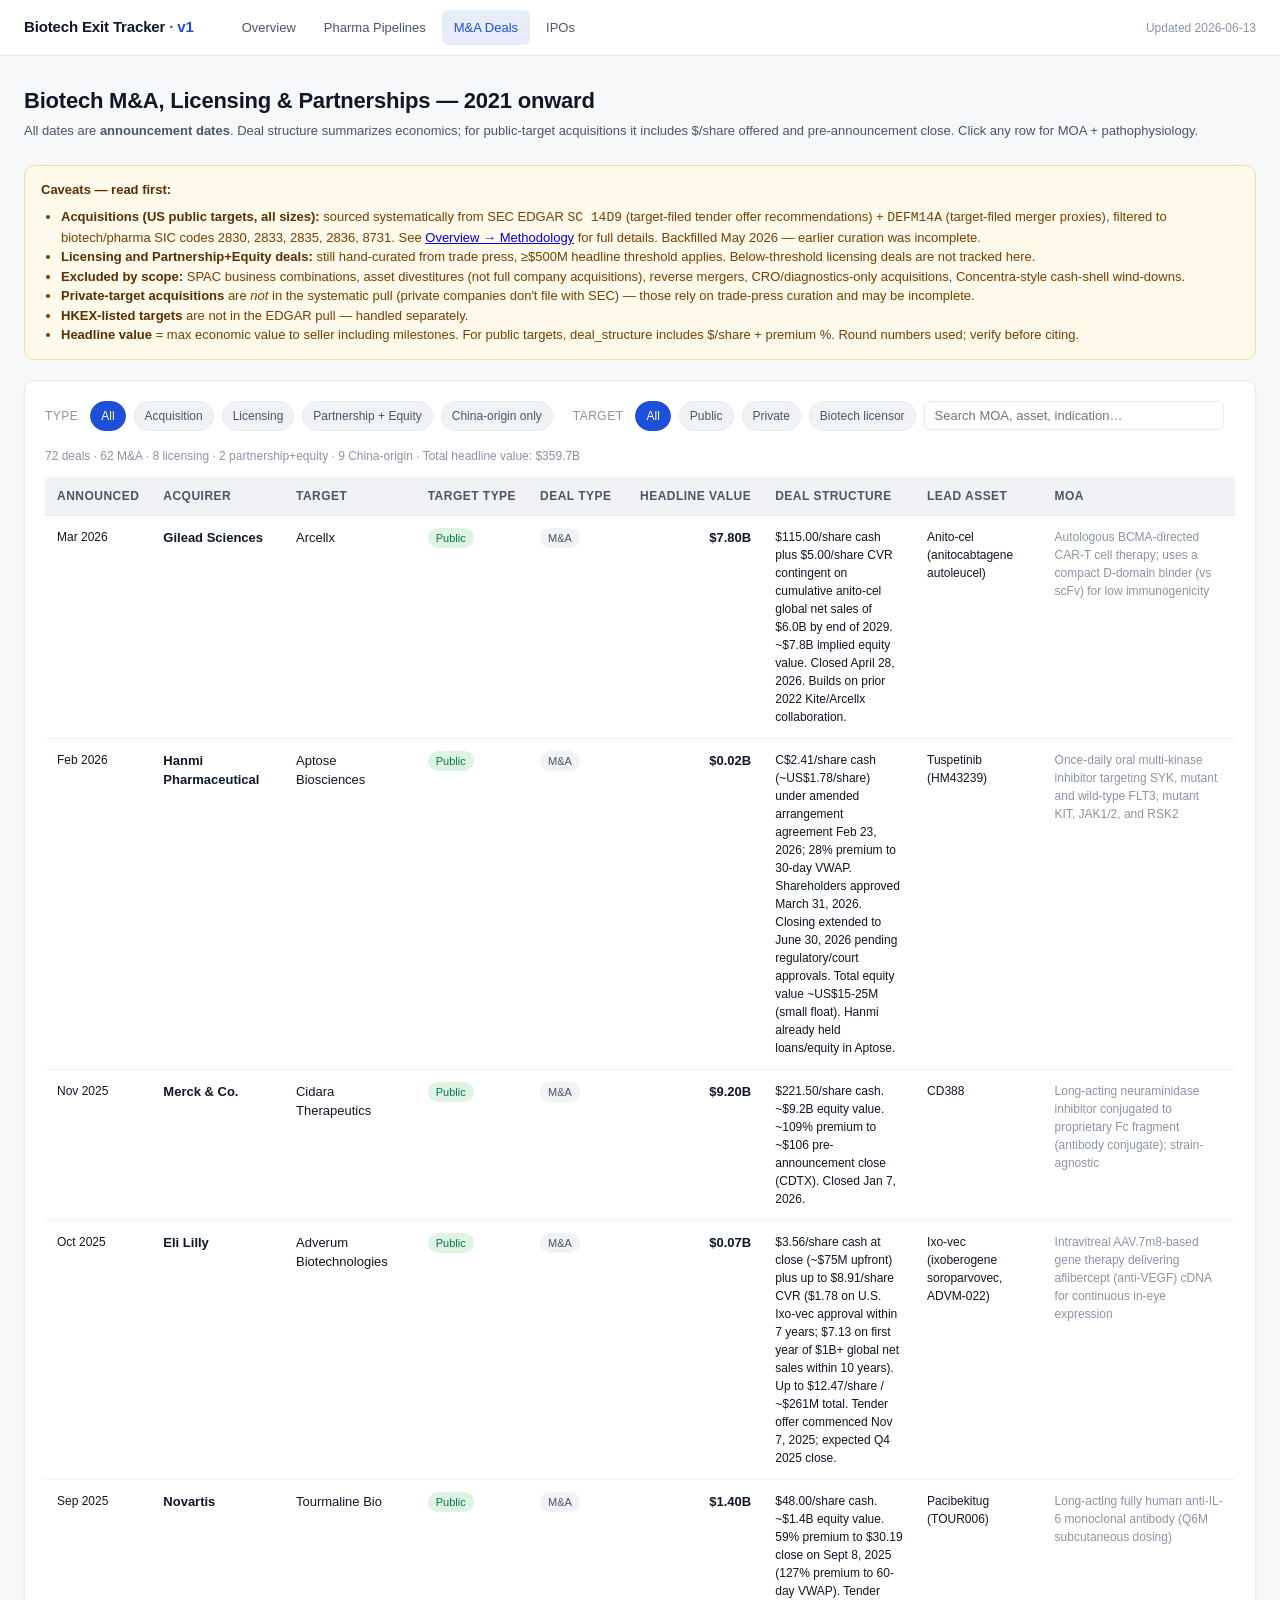
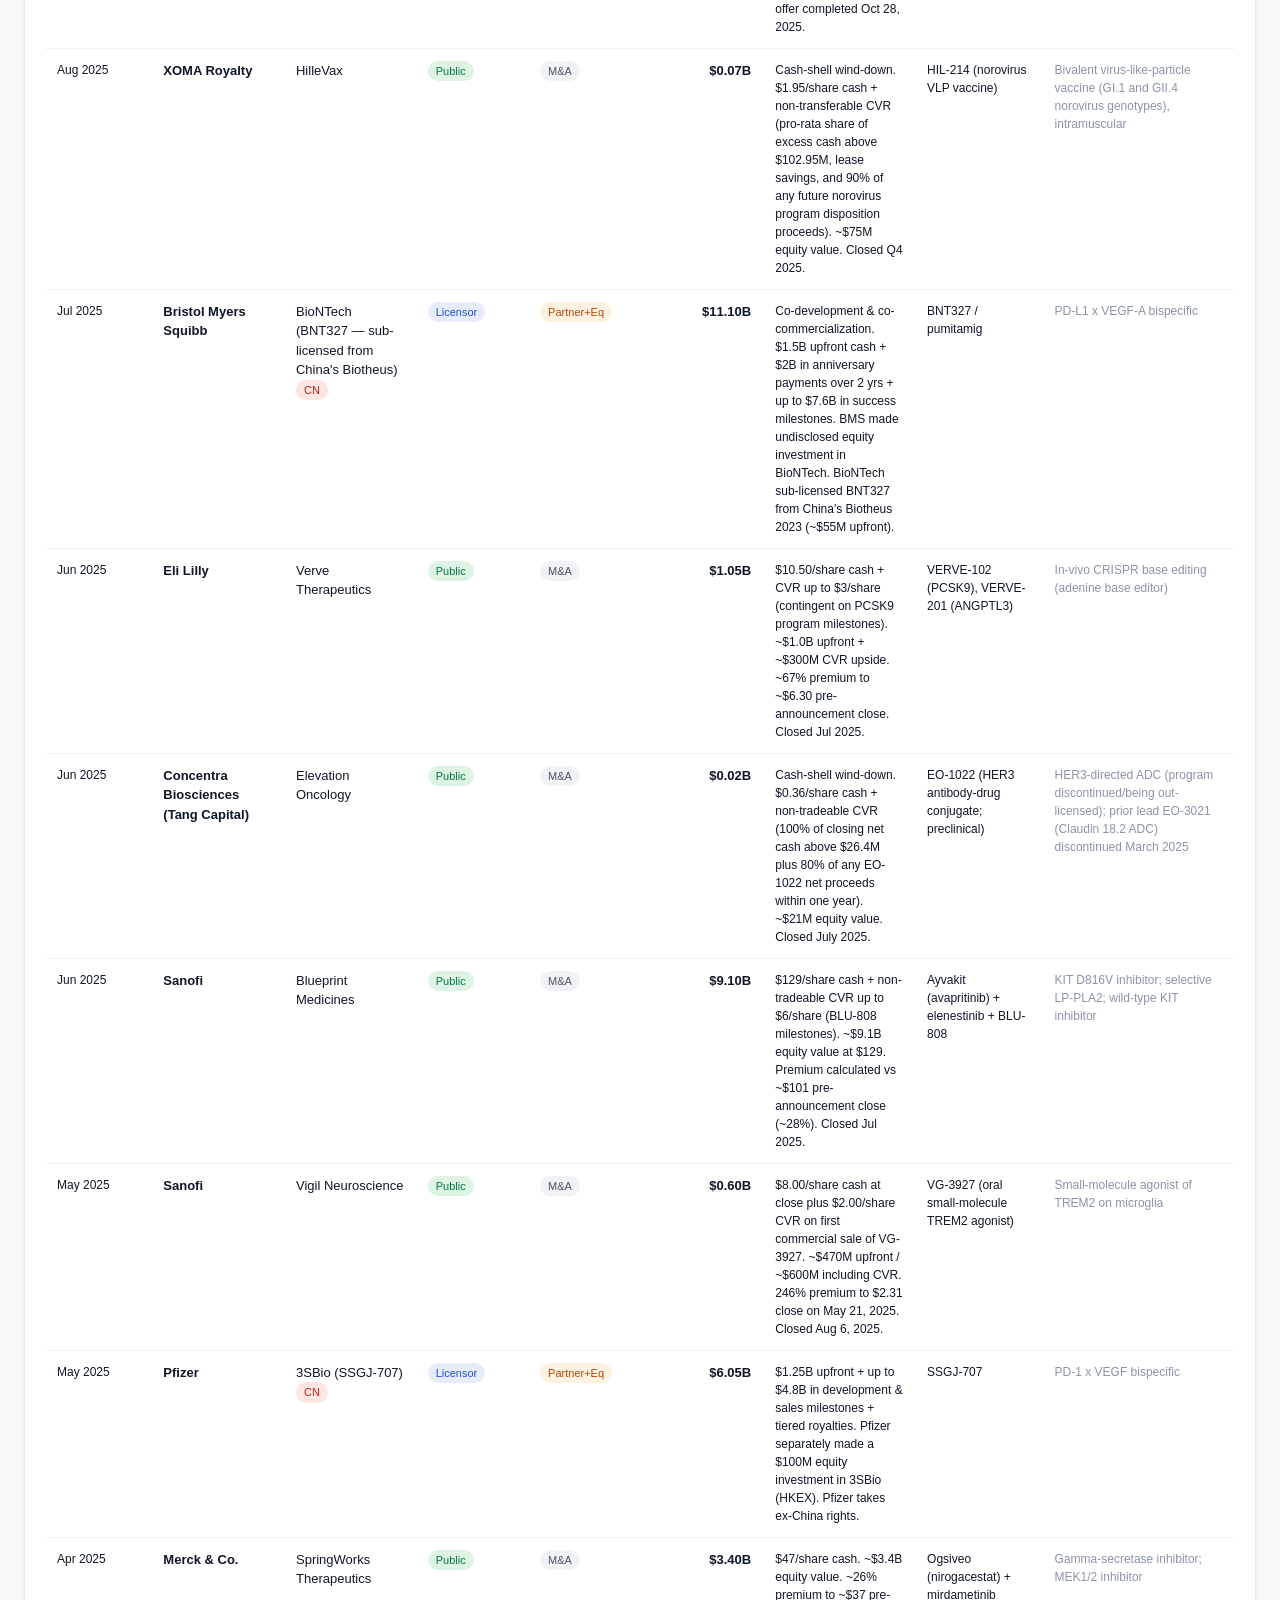
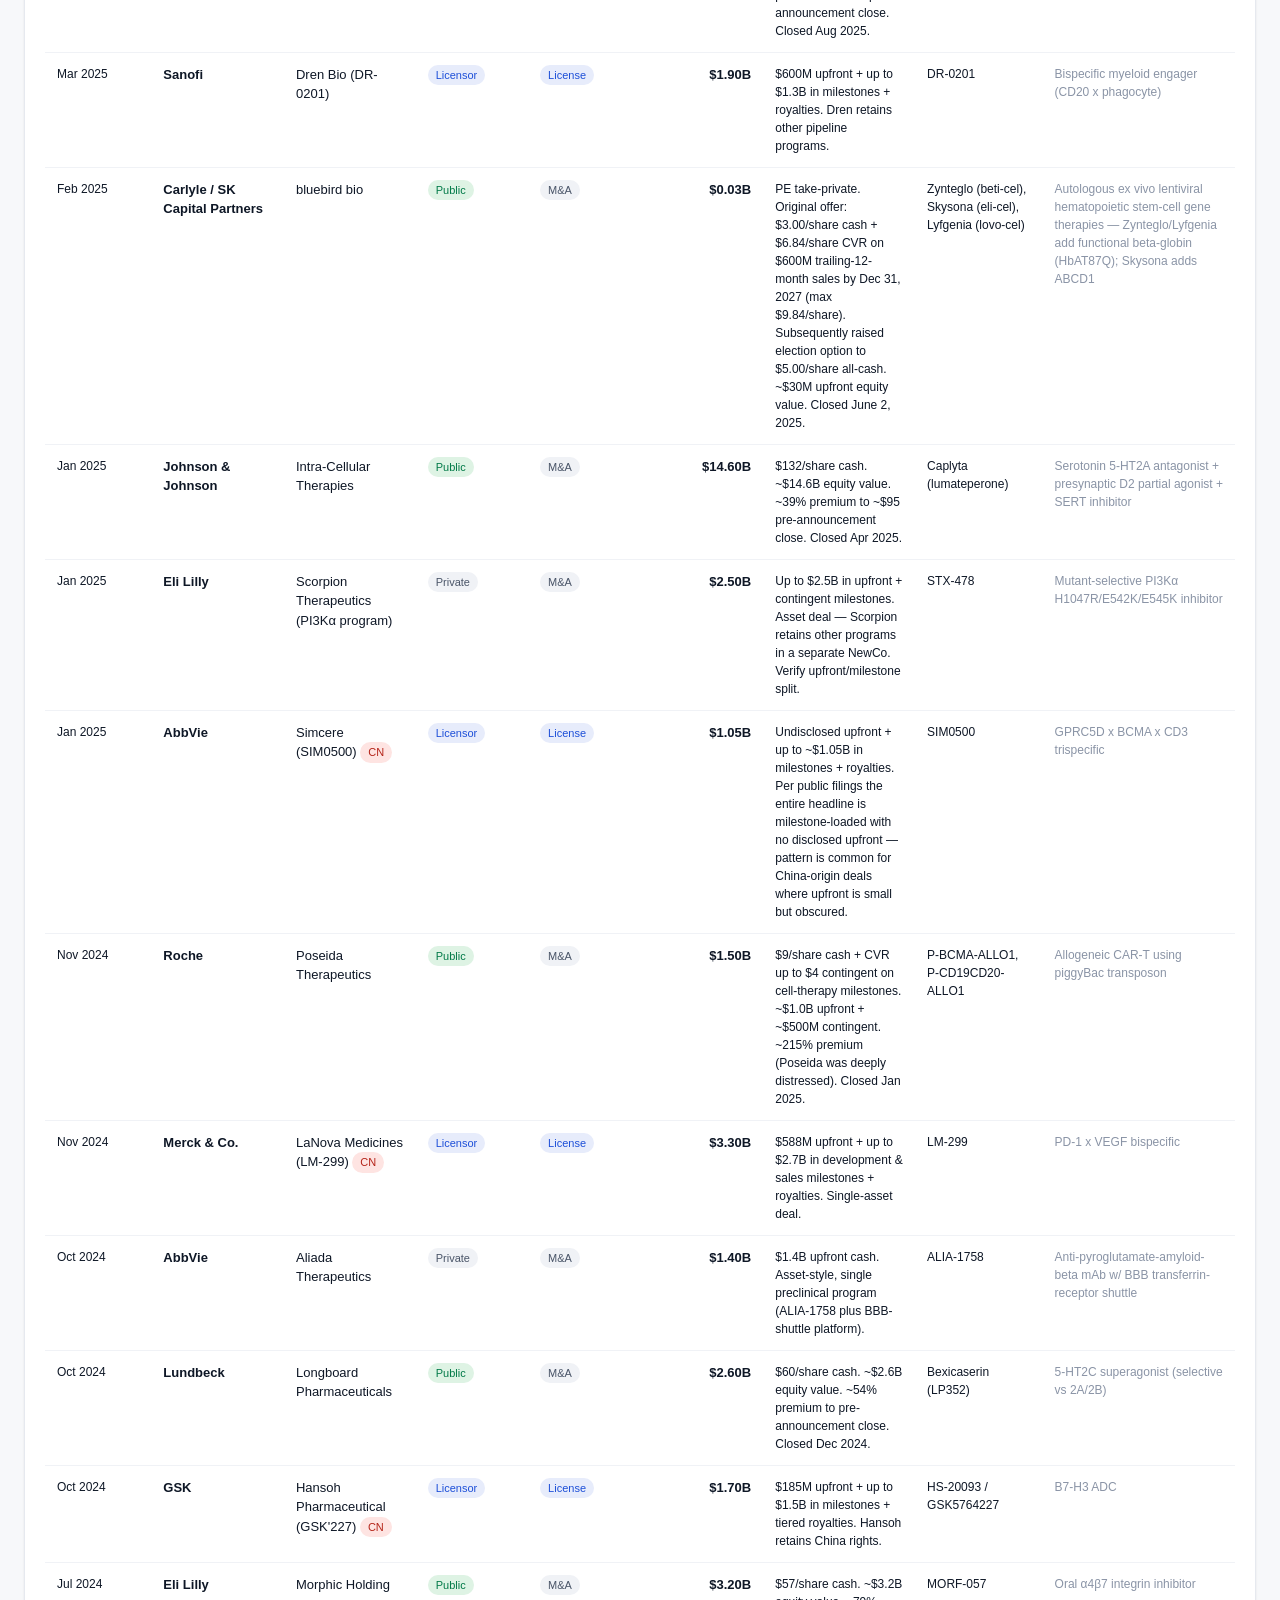
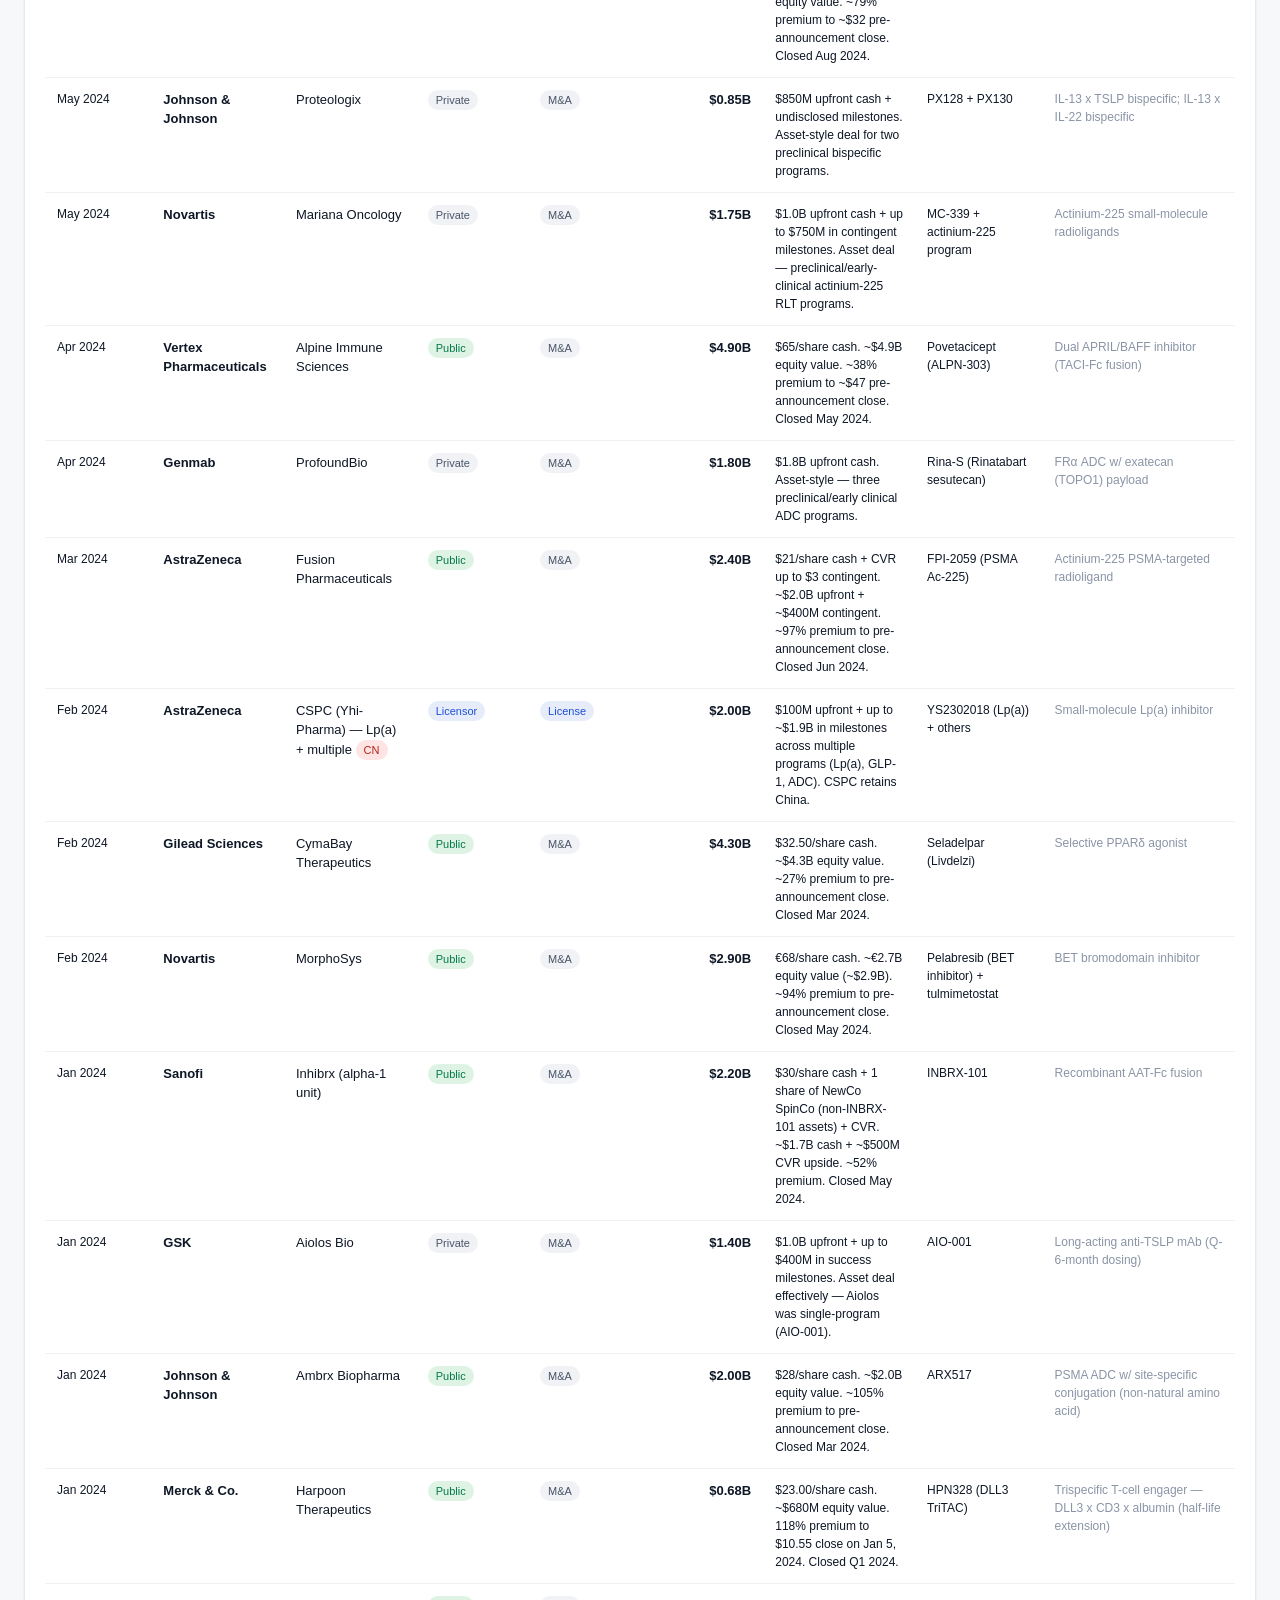
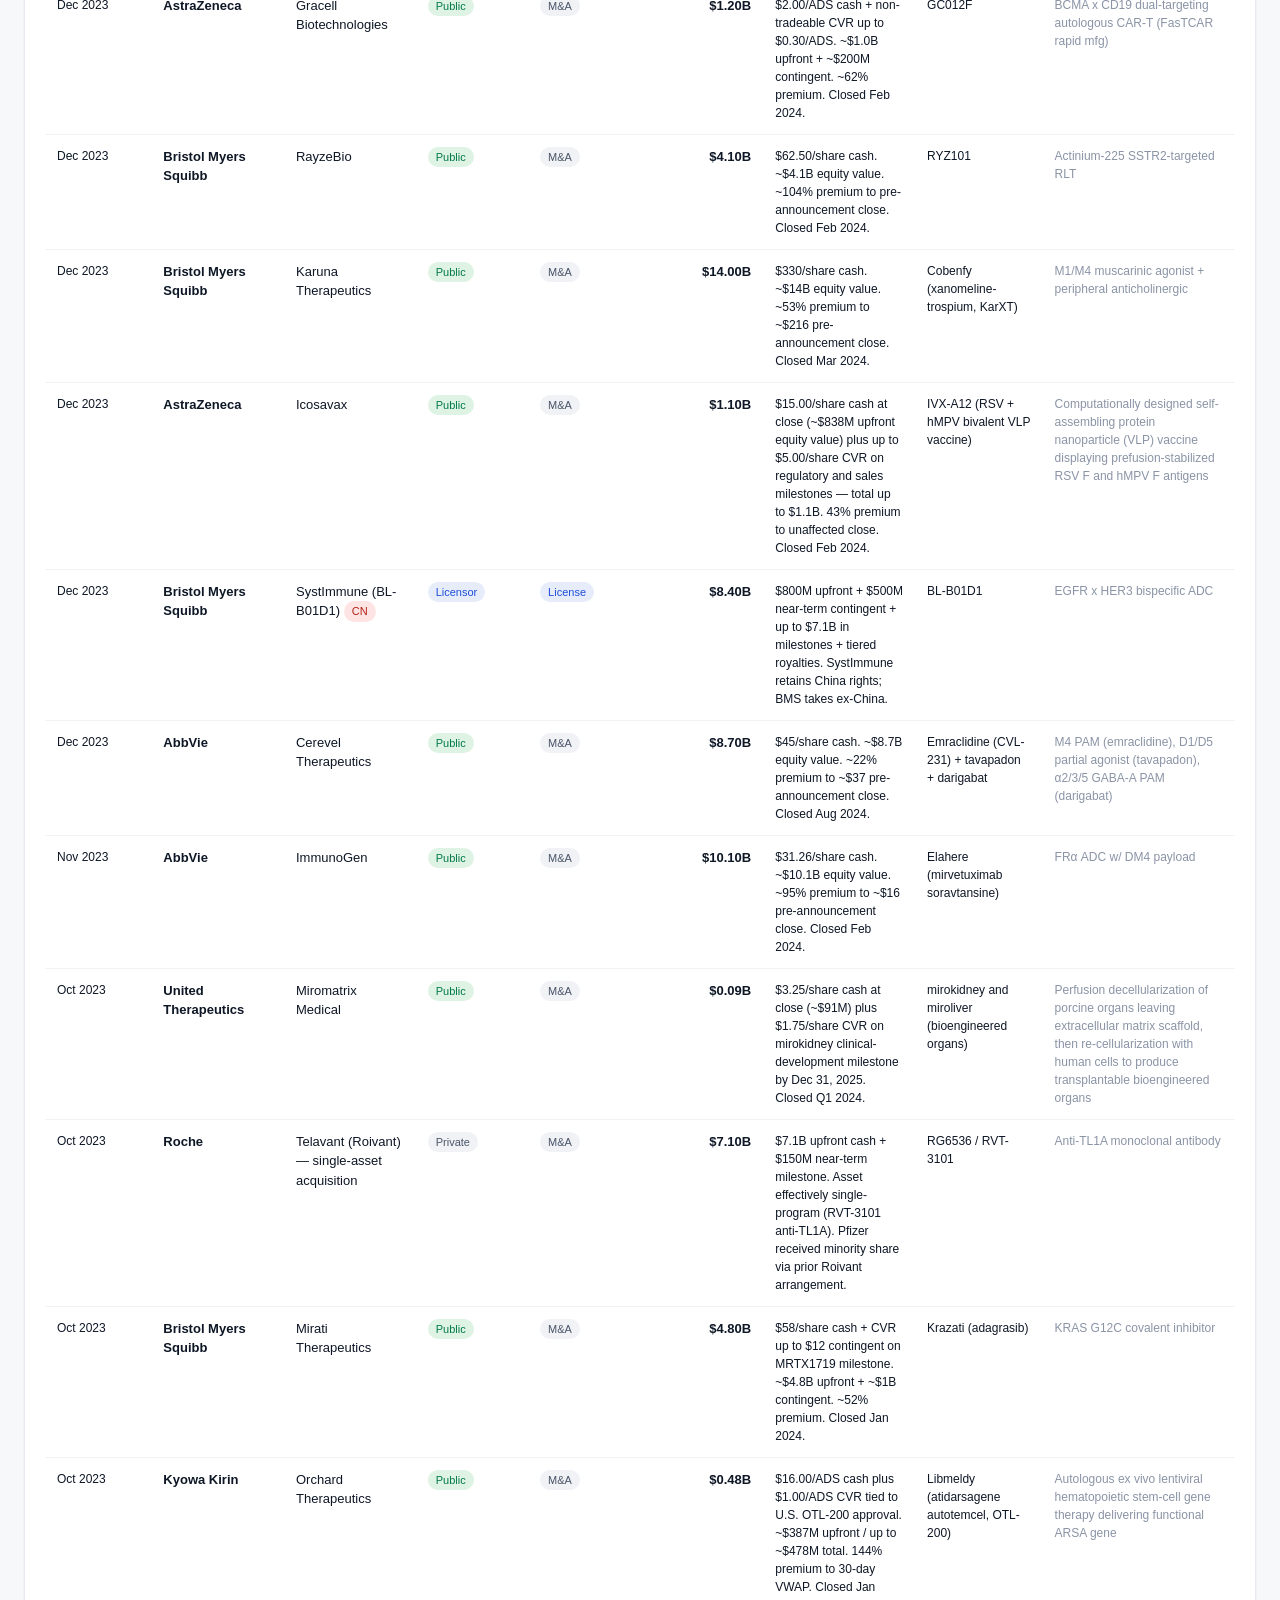
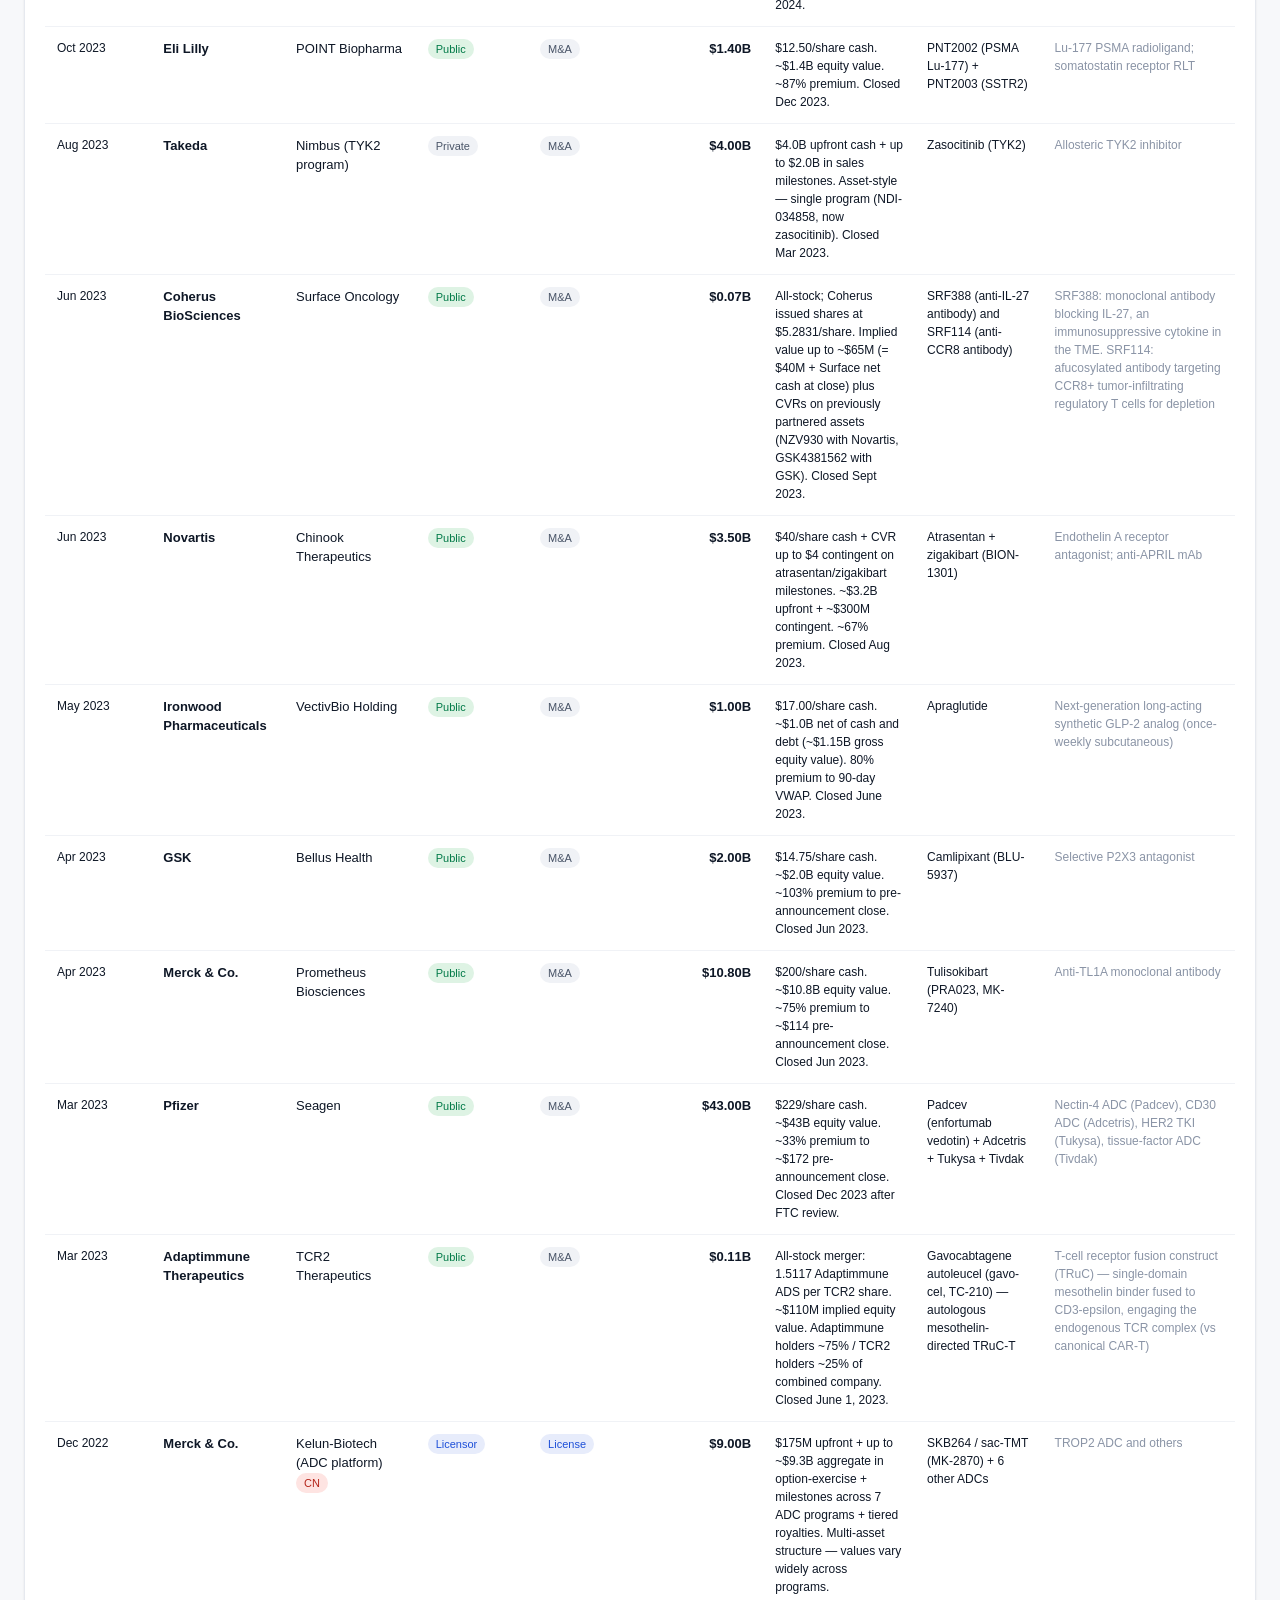
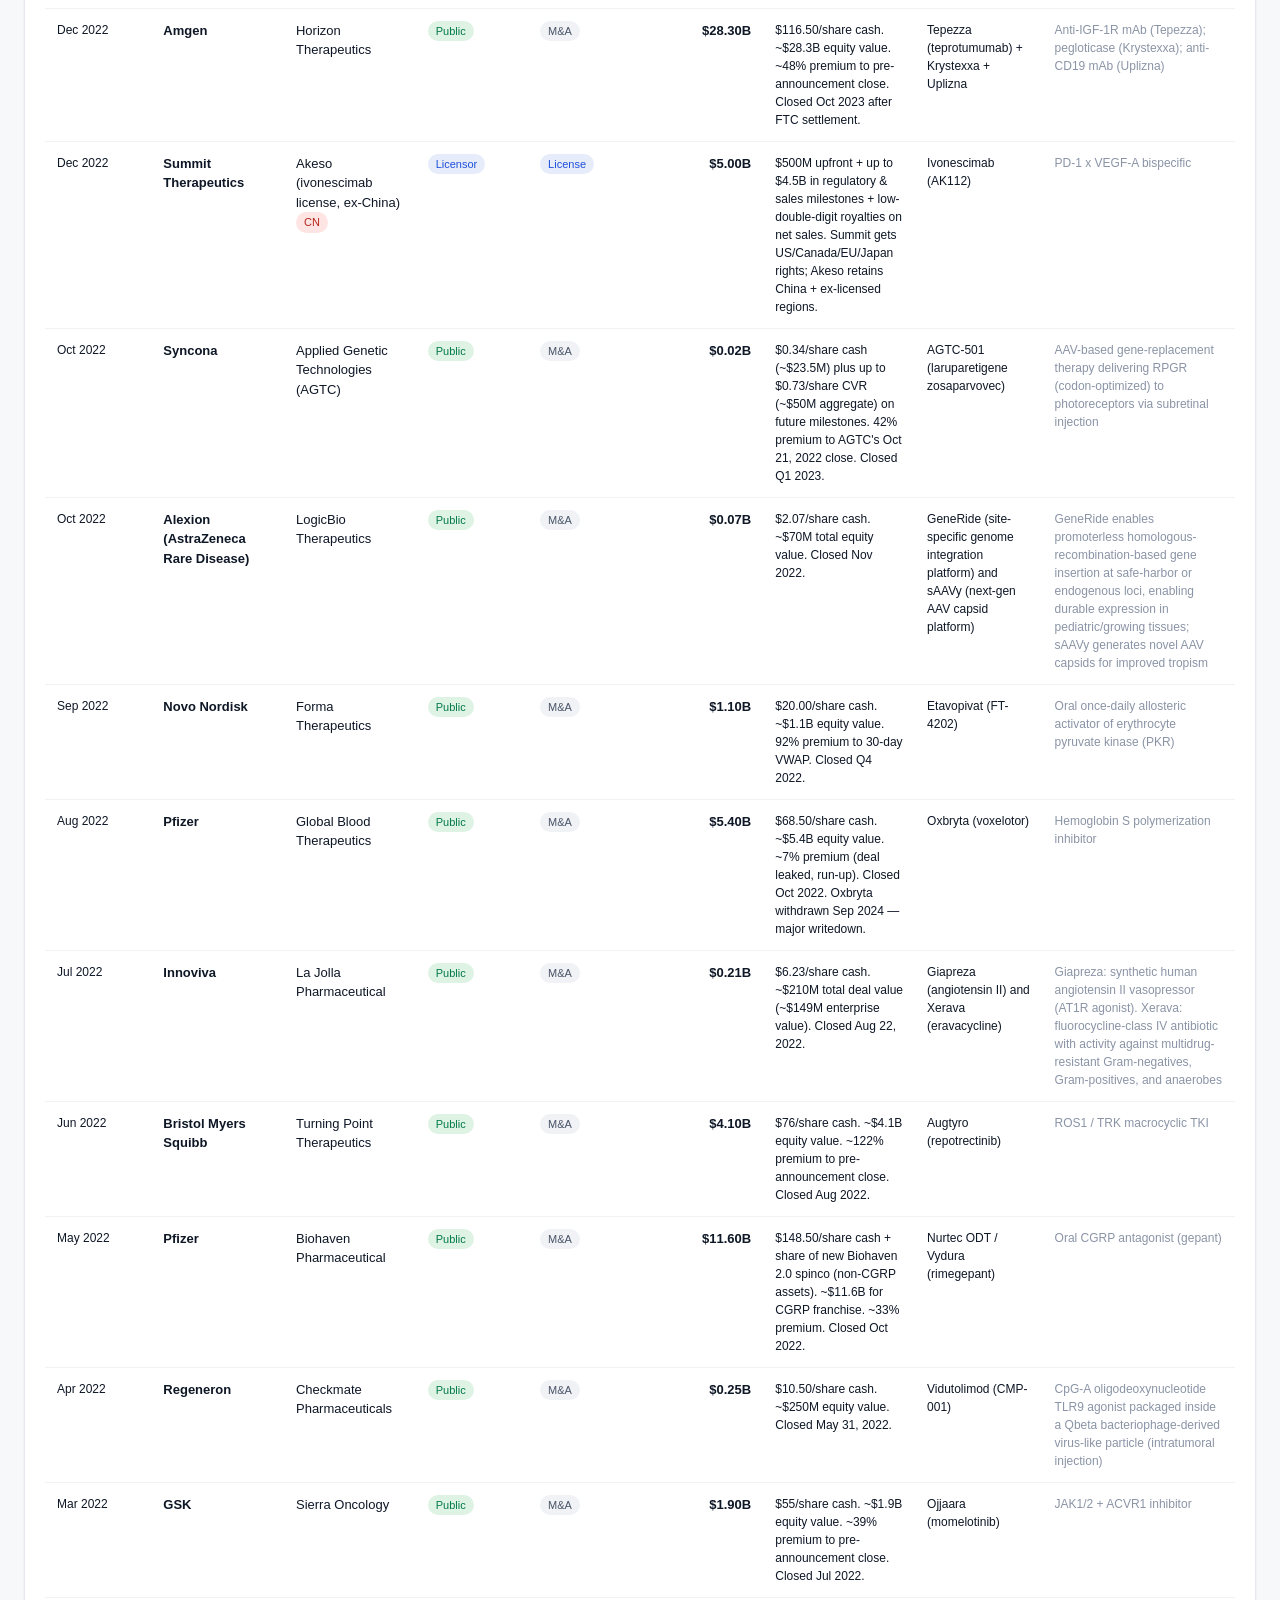
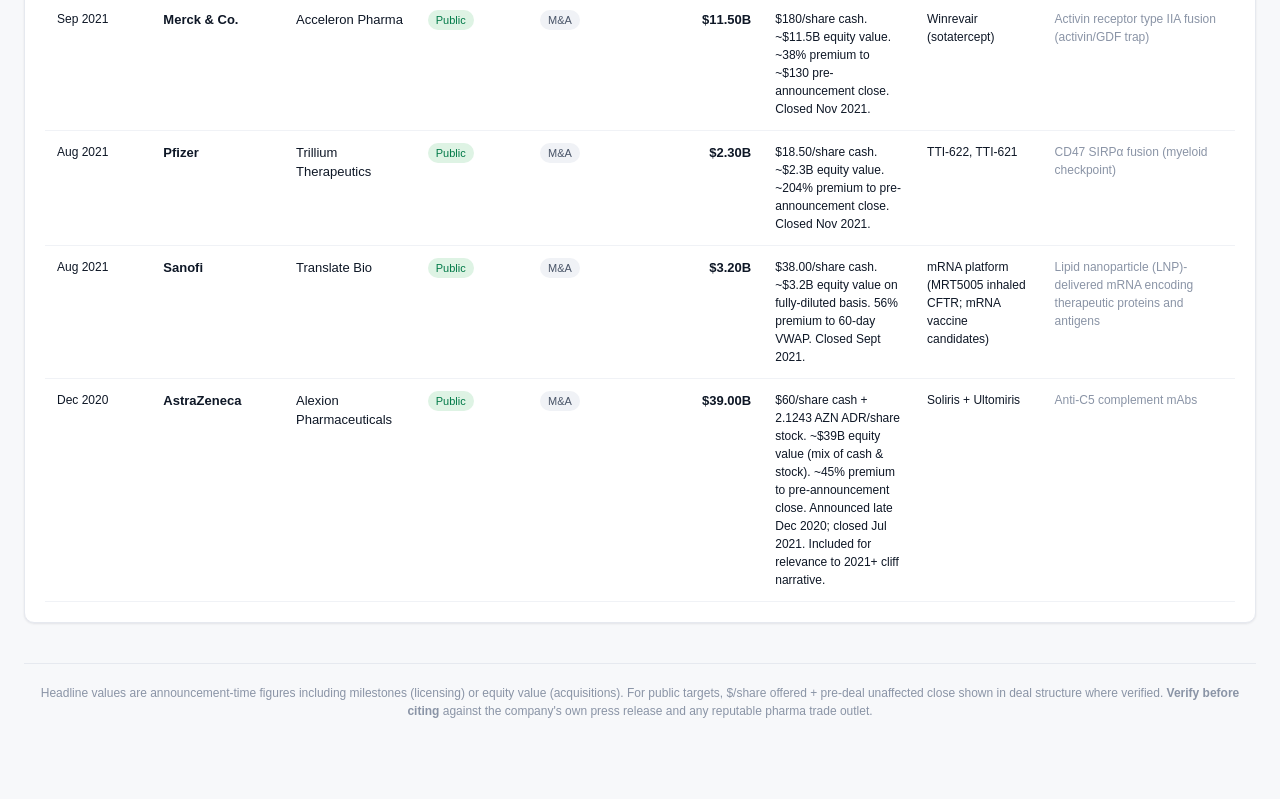
<file: ma.html>
<!DOCTYPE html>
<html lang="en">
<head>
  <meta charset="UTF-8" />
  <meta name="viewport" content="width=device-width, initial-scale=1.0" />
  <title>M&amp;A Deals · Biotech Exit Tracker</title>
  <link rel="stylesheet" href="styles/main.css?v=3" />
</head>
<body>
  <header class="topnav">
    <div class="brand">Biotech Exit Tracker<span> · v1</span></div>
    <nav>
      <a href="index.html">Overview</a>
      <a href="pipelines.html">Pharma Pipelines</a>
      <a href="ma.html">M&amp;A Deals</a>
      <a href="ipos.html">IPOs</a>
    </nav>
    <div class="updated">Updated 2026-06-13</div>
  </header>

  <main>
    <h1>Biotech M&amp;A, Licensing &amp; Partnerships — 2021 onward</h1>
    <p class="subtitle">All dates are <strong>announcement dates</strong>. Deal structure summarizes economics; for public-target acquisitions it includes $/share offered and pre-announcement close. Click any row for MOA + pathophysiology.</p>

    <div class="method">
      <strong>Caveats — read first:</strong>
      <ul style="margin: 8px 0 0 0; padding-left: 20px;">
        <li><strong>Acquisitions (US public targets, all sizes):</strong> sourced systematically from SEC EDGAR <code>SC 14D9</code> (target-filed tender offer recommendations) + <code>DEFM14A</code> (target-filed merger proxies), filtered to biotech/pharma SIC codes 2830, 2833, 2835, 2836, 8731. See <a href="index.html">Overview → Methodology</a> for full details. Backfilled May 2026 — earlier curation was incomplete.</li>
        <li><strong>Licensing and Partnership+Equity deals:</strong> still hand-curated from trade press, ≥$500M headline threshold applies. Below-threshold licensing deals are not tracked here.</li>
        <li><strong>Excluded by scope:</strong> SPAC business combinations, asset divestitures (not full company acquisitions), reverse mergers, CRO/diagnostics-only acquisitions, Concentra-style cash-shell wind-downs.</li>
        <li><strong>Private-target acquisitions</strong> are <em>not</em> in the systematic pull (private companies don't file with SEC) — those rely on trade-press curation and may be incomplete.</li>
        <li><strong>HKEX-listed targets</strong> are not in the EDGAR pull — handled separately.</li>
        <li><strong>Headline value</strong> = max economic value to seller including milestones. For public targets, deal_structure includes $/share + premium %. Round numbers used; verify before citing.</li>
      </ul>
    </div>

    <div class="panel">
      <div class="filters">
        <span class="label">Type</span>
        <span class="chip active" data-filter="type" data-value="all">All</span>
        <span class="chip" data-filter="type" data-value="Acquisition">Acquisition</span>
        <span class="chip" data-filter="type" data-value="Licensing">Licensing</span>
        <span class="chip" data-filter="type" data-value="Partnership+Equity">Partnership + Equity</span>
        <span class="chip" data-filter="type" data-value="china">China-origin only</span>
        <span class="label" style="margin-left: 12px;">Target</span>
        <span class="chip active" data-filter="targ" data-value="all">All</span>
        <span class="chip" data-filter="targ" data-value="public">Public</span>
        <span class="chip" data-filter="targ" data-value="private">Private</span>
        <span class="chip" data-filter="targ" data-value="biotech-licensor">Biotech licensor</span>
        <input type="text" class="chip-search" placeholder="Search MOA, asset, indication…" id="search" />
      </div>
      <div id="ma-stats" class="small muted" style="margin-bottom: 12px;"></div>
      <table id="ma-table">
        <thead>
          <tr>
            <th data-sort="announce_date">Announced</th>
            <th data-sort="acquirer">Acquirer</th>
            <th data-sort="target">Target</th>
            <th data-sort="target_status">Target type</th>
            <th data-sort="deal_type">Deal type</th>
            <th data-sort="headline_value_usd_b" class="num">Headline value</th>
            <th data-sort="deal_structure">Deal structure</th>
            <th data-sort="lead_asset">Lead asset</th>
            <th data-sort="moa">MOA</th>
          </tr>
        </thead>
        <tbody></tbody>
      </table>
    </div>

    <div class="footer">
      Headline values are announcement-time figures including milestones (licensing) or equity value (acquisitions). For public targets, $/share offered + pre-deal unaffected close shown in deal structure where verified. <strong>Verify before citing</strong> against the company's own press release and any reputable pharma trade outlet.
    </div>
  </main>

  <script src="scripts/main.js"></script>
  <script>
    let allDeals = [];
    let typeFilter = "all";
    let targFilter = "all";
    let searchTerm = "";

    function formatDate(d) {
      if (!d) return "";
      const parts = d.split("-");
      if (parts.length < 2) return d;
      const months = ["Jan","Feb","Mar","Apr","May","Jun","Jul","Aug","Sep","Oct","Nov","Dec"];
      return `${months[parseInt(parts[1])-1]} ${parts[0]}`;
    }

    function targStatusTag(status) {
      if (status === "public") return '<span class="tag low">Public</span>';
      if (status === "private") return '<span class="tag">Private</span>';
      if (status === "biotech-licensor") return '<span class="tag licensing">Licensor</span>';
      return '<span class="tag muted">—</span>';
    }

    function dealTypeTag(t) {
      if (t === "Acquisition") return '<span class="tag">M&A</span>';
      if (t === "Licensing") return '<span class="tag licensing">License</span>';
      if (t === "Partnership+Equity") return '<span class="tag high">Partner+Eq</span>';
      return `<span class="tag">${t}</span>`;
    }

    function render() {
      const tbody = document.querySelector("#ma-table tbody");
      const filtered = allDeals.filter(d => {
        if (typeFilter === "Acquisition" && d.deal_type !== "Acquisition") return false;
        if (typeFilter === "Licensing" && d.deal_type !== "Licensing") return false;
        if (typeFilter === "Partnership+Equity" && d.deal_type !== "Partnership+Equity") return false;
        if (typeFilter === "china" && !d.china_origin) return false;
        if (targFilter !== "all" && d.target_status !== targFilter) return false;
        if (searchTerm) {
          const t = searchTerm.toLowerCase();
          const hay = `${d.acquirer} ${d.target} ${d.lead_asset} ${d.moa} ${d.indication} ${d.deal_structure || ""} ${d.pathophysiology || ""} ${d.rationale || ""}`.toLowerCase();
          if (!hay.includes(t)) return false;
        }
        return true;
      });

      document.getElementById("ma-stats").textContent =
        `${filtered.length} deals · ` +
        `${filtered.filter(d => d.deal_type === "Acquisition").length} M&A · ` +
        `${filtered.filter(d => d.deal_type === "Licensing").length} licensing · ` +
        `${filtered.filter(d => d.deal_type === "Partnership+Equity").length} partnership+equity · ` +
        `${filtered.filter(d => d.china_origin).length} China-origin · ` +
        `Total headline value: $${filtered.reduce((s, d) => s + (d.headline_value_usd_b || 0), 0).toFixed(1)}B`;

      tbody.innerHTML = filtered.map(d => `
        <tr>
          <td class="small" style="white-space:nowrap;">${formatDate(d.announce_date)}</td>
          <td><strong>${d.acquirer}</strong></td>
          <td>${d.target}${d.china_origin ? ' <span class="tag china">CN</span>' : ""}</td>
          <td>${targStatusTag(d.target_status)}</td>
          <td>${dealTypeTag(d.deal_type)}</td>
          <td class="num"><strong>$${d.headline_value_usd_b.toFixed(2)}B</strong></td>
          <td class="small" style="max-width: 380px;">${d.deal_structure || ""}</td>
          <td class="small">${d.lead_asset}</td>
          <td class="small muted">${d.moa}</td>
        </tr>
        <tr class="detail-row" style="display:none;"><td colspan="9" style="padding: 0 12px 12px 12px;">
          <div style="background: var(--line-soft); border-radius: 6px; padding: 12px 14px; margin-top: -4px;">
            <div class="small"><strong>Indication:</strong> ${d.indication || "—"}</div>
            <div class="small" style="margin-top: 6px;"><strong>Pathophysiology:</strong> ${d.pathophysiology || "—"}</div>
            <div class="small" style="margin-top: 6px;"><strong>Rationale:</strong> ${d.rationale || "—"}</div>
          </div>
        </td></tr>
      `).join("");

      tbody.querySelectorAll("tr:not(.detail-row)").forEach(row => {
        row.style.cursor = "pointer";
        row.addEventListener("click", () => {
          const next = row.nextElementSibling;
          if (next && next.classList.contains("detail-row")) {
            next.style.display = next.style.display === "none" ? "table-row" : "none";
          }
        });
      });
    }

    document.querySelectorAll(".chip[data-filter='type']").forEach(c => {
      c.addEventListener("click", () => {
        document.querySelectorAll(".chip[data-filter='type']").forEach(x => x.classList.remove("active"));
        c.classList.add("active");
        typeFilter = c.dataset.value;
        render();
      });
    });
    document.querySelectorAll(".chip[data-filter='targ']").forEach(c => {
      c.addEventListener("click", () => {
        document.querySelectorAll(".chip[data-filter='targ']").forEach(x => x.classList.remove("active"));
        c.classList.add("active");
        targFilter = c.dataset.value;
        render();
      });
    });
    document.getElementById("search").addEventListener("input", (e) => {
      searchTerm = e.target.value;
      render();
    });

    (async () => {
      const data = await loadJSON("data/ma.json");
      allDeals = data.deals.slice().sort((a, b) => (b.announce_date || "").localeCompare(a.announce_date || ""));
      render();

      // Sortable
      const headers = document.querySelectorAll("#ma-table thead th");
      let sortDir = {};
      headers.forEach(h => {
        h.style.cursor = "pointer";
        h.addEventListener("click", () => {
          const key = h.dataset.sort;
          sortDir[key] = !sortDir[key];
          const dir = sortDir[key] ? 1 : -1;
          allDeals.sort((a, b) => {
            const va = a[key];
            const vb = b[key];
            if (typeof va === "number" && typeof vb === "number") return (va - vb) * dir;
            return String(va || "").localeCompare(String(vb || "")) * dir;
          });
          headers.forEach(x => x.classList.remove("sorted", "asc"));
          h.classList.add("sorted");
          if (sortDir[key]) h.classList.add("asc");
          render();
        });
      });
    })();
  </script>
</body>
</html>
</file>
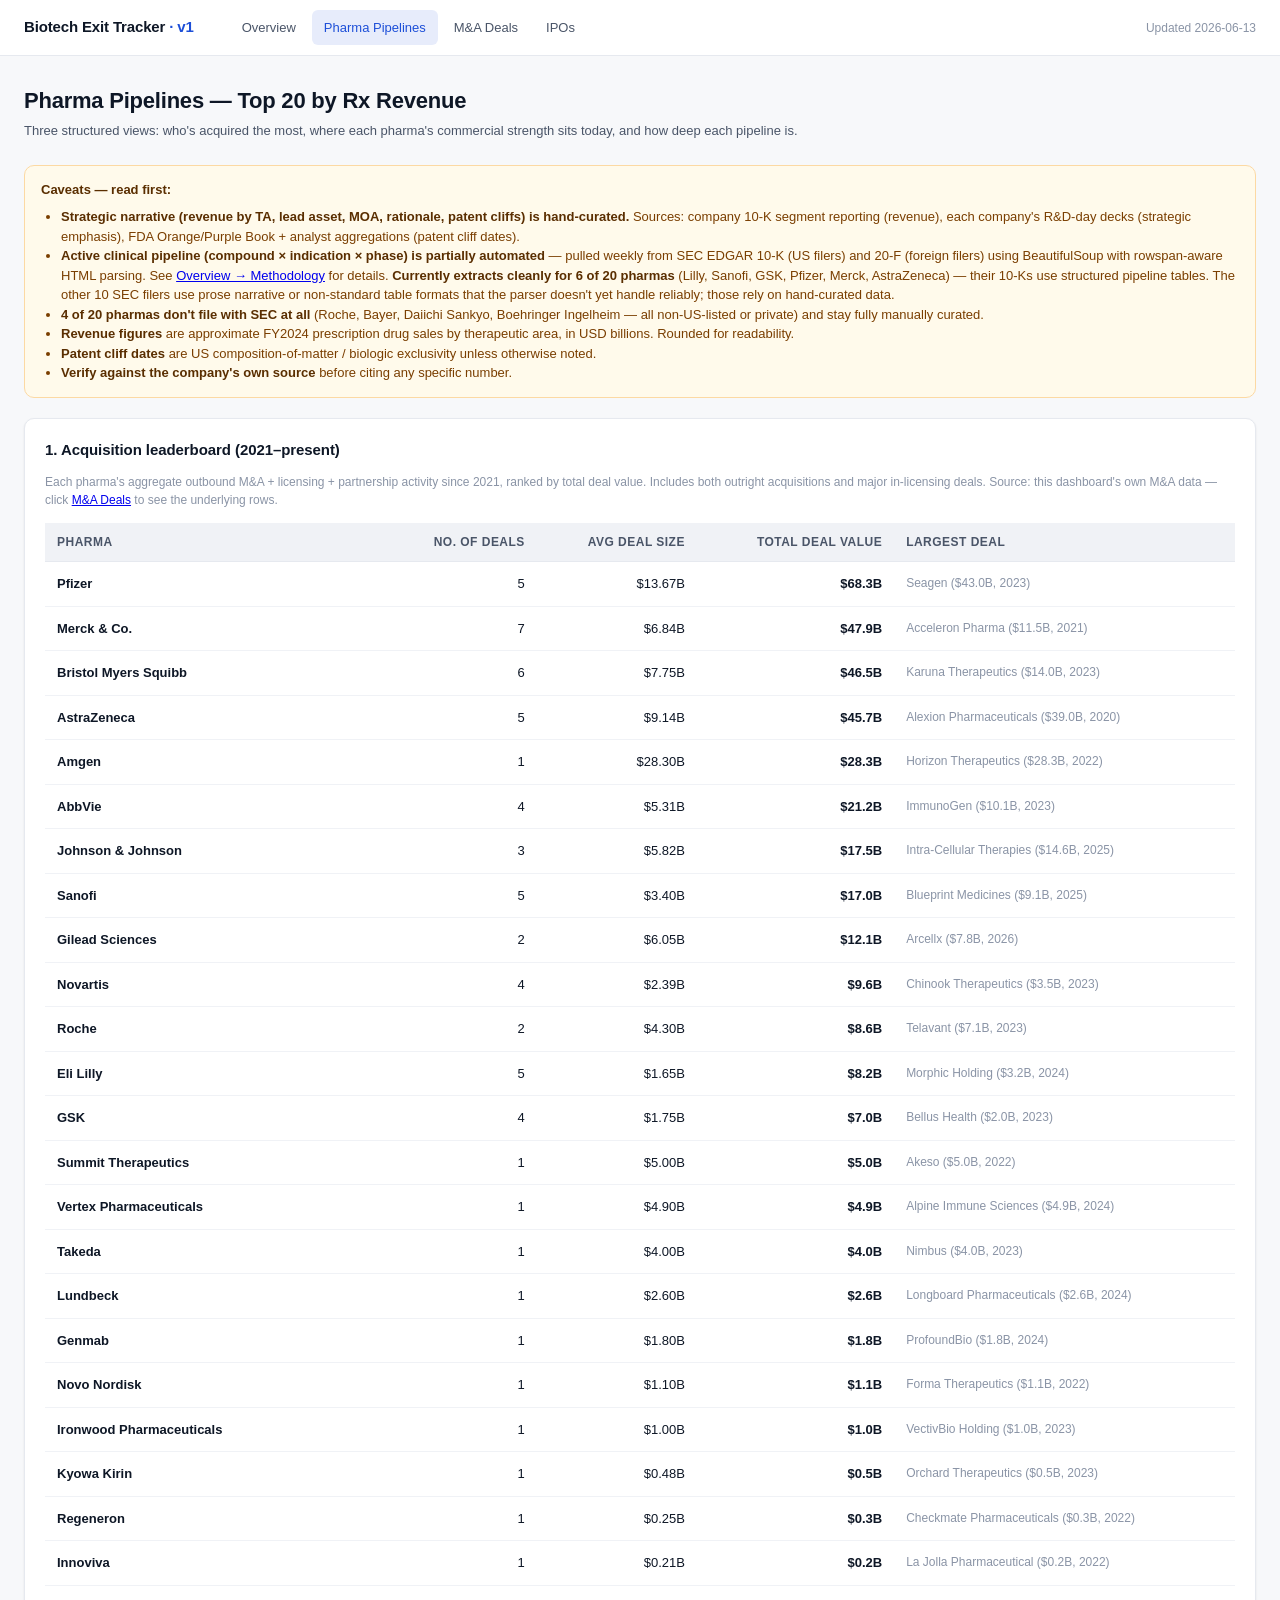
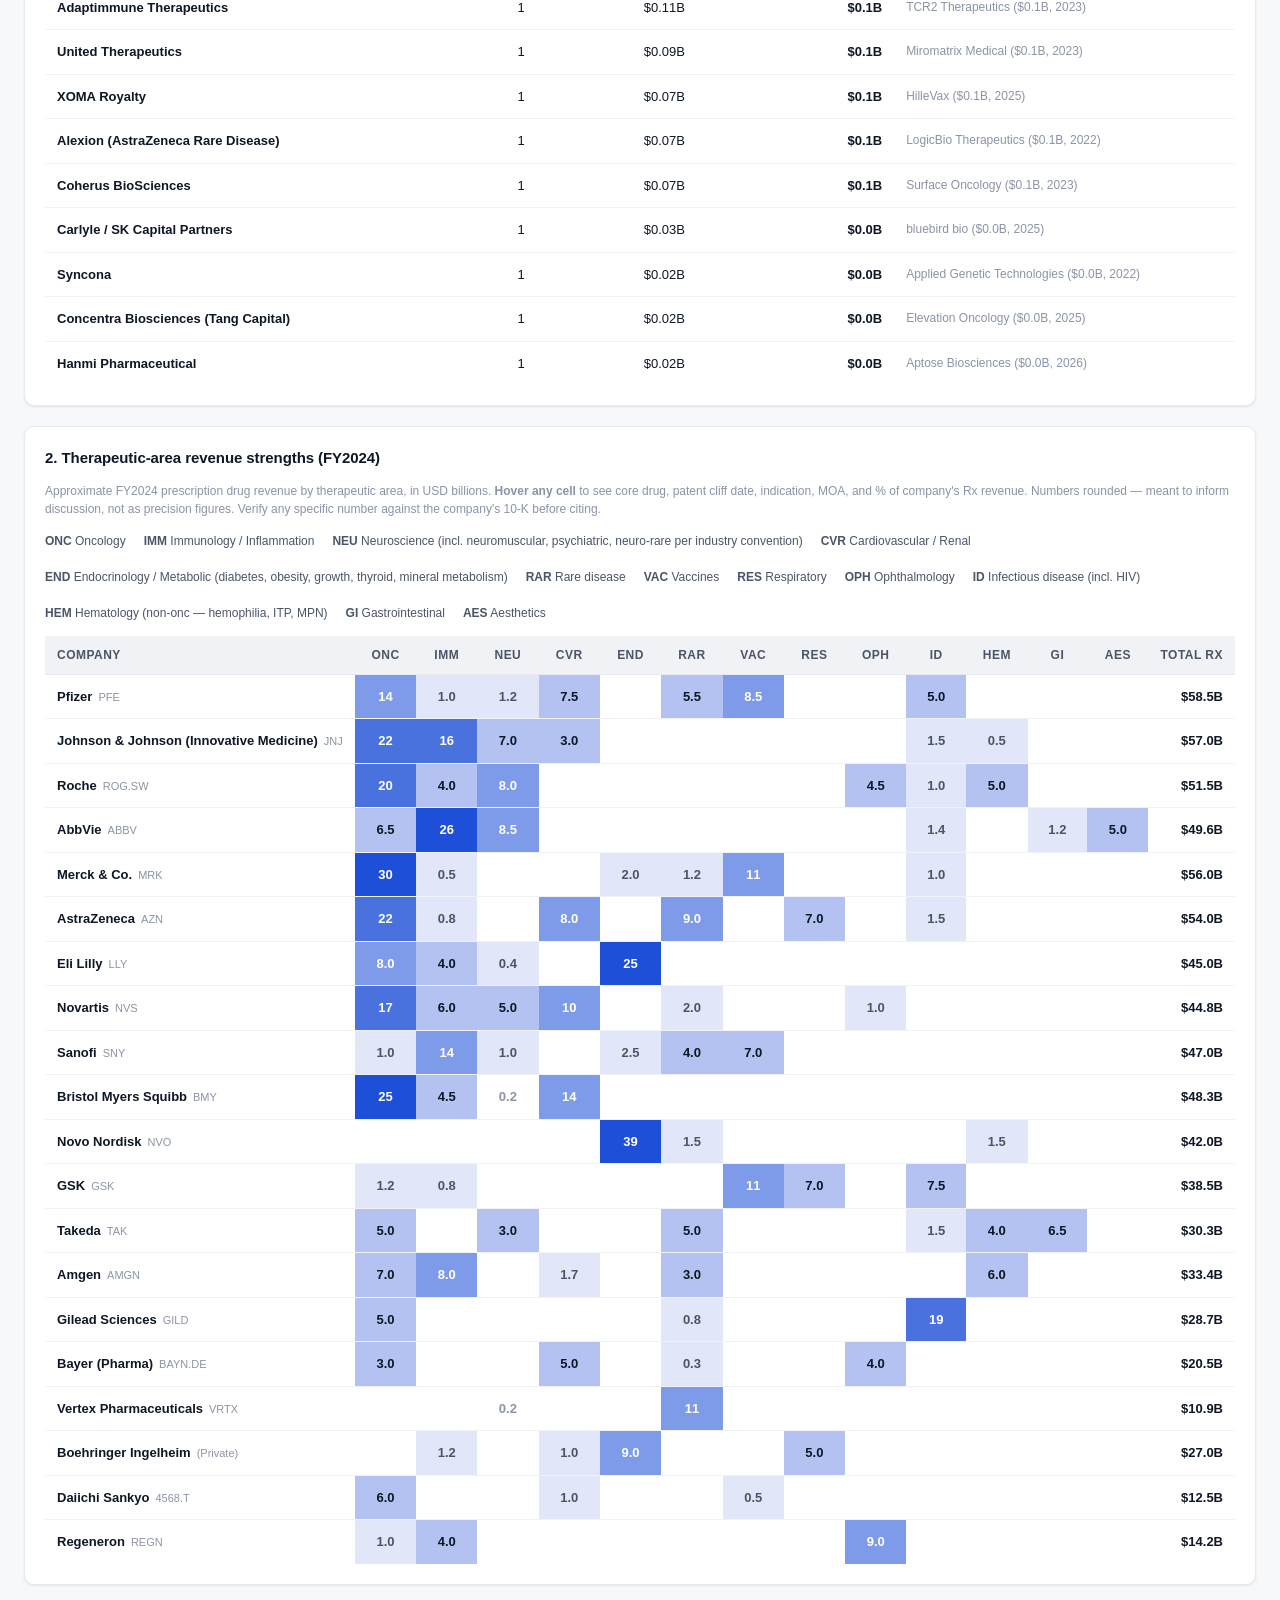
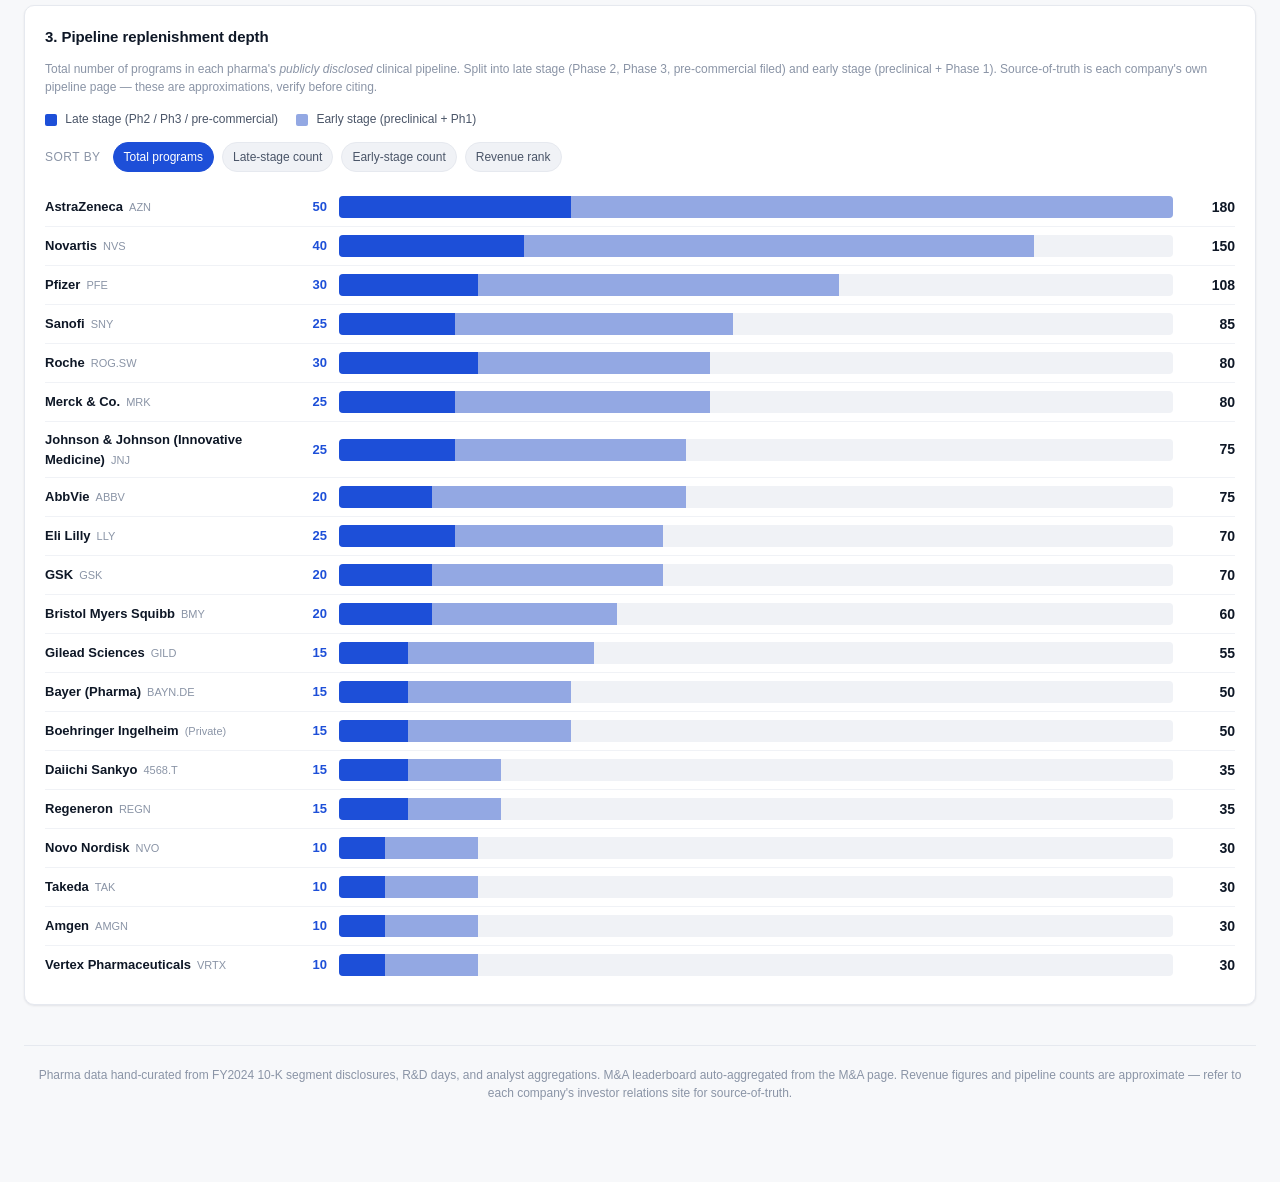
<file: pipelines.html>
<!DOCTYPE html>
<html lang="en">
<head>
  <meta charset="UTF-8" />
  <meta name="viewport" content="width=device-width, initial-scale=1.0" />
  <title>Pharma Pipelines · Biotech Exit Tracker</title>
  <link rel="stylesheet" href="styles/main.css?v=3" />
</head>
<body>
  <header class="topnav">
    <div class="brand">Biotech Exit Tracker<span> · v1</span></div>
    <nav>
      <a href="index.html">Overview</a>
      <a href="pipelines.html">Pharma Pipelines</a>
      <a href="ma.html">M&amp;A Deals</a>
      <a href="ipos.html">IPOs</a>
    </nav>
    <div class="updated">Updated 2026-06-13</div>
  </header>

  <main>
    <h1>Pharma Pipelines — Top 20 by Rx Revenue</h1>
    <p class="subtitle">Three structured views: who's acquired the most, where each pharma's commercial strength sits today, and how deep each pipeline is.</p>

    <div class="method">
      <strong>Caveats — read first:</strong>
      <ul style="margin: 8px 0 0 0; padding-left: 20px;">
        <li><strong>Strategic narrative (revenue by TA, lead asset, MOA, rationale, patent cliffs) is hand-curated.</strong> Sources: company 10-K segment reporting (revenue), each company's R&amp;D-day decks (strategic emphasis), FDA Orange/Purple Book + analyst aggregations (patent cliff dates).</li>
        <li><strong>Active clinical pipeline (compound × indication × phase) is partially automated</strong> — pulled weekly from SEC EDGAR 10-K (US filers) and 20-F (foreign filers) using BeautifulSoup with rowspan-aware HTML parsing. See <a href="index.html">Overview → Methodology</a> for details. <strong>Currently extracts cleanly for 6 of 20 pharmas</strong> (Lilly, Sanofi, GSK, Pfizer, Merck, AstraZeneca) — their 10-Ks use structured pipeline tables. The other 10 SEC filers use prose narrative or non-standard table formats that the parser doesn't yet handle reliably; those rely on hand-curated data.</li>
        <li><strong>4 of 20 pharmas don't file with SEC at all</strong> (Roche, Bayer, Daiichi Sankyo, Boehringer Ingelheim — all non-US-listed or private) and stay fully manually curated.</li>
        <li><strong>Revenue figures</strong> are approximate FY2024 prescription drug sales by therapeutic area, in USD billions. Rounded for readability.</li>
        <li><strong>Patent cliff dates</strong> are US composition-of-matter / biologic exclusivity unless otherwise noted.</li>
        <li><strong>Verify against the company's own source</strong> before citing any specific number.</li>
      </ul>
    </div>

    <!-- ====================== SECTION 1: LEADERBOARD ====================== -->
    <div class="panel">
      <h2>1. Acquisition leaderboard (2021–present)</h2>
      <p class="note">Each pharma's aggregate outbound M&amp;A + licensing + partnership activity since 2021, ranked by total deal value. Includes both outright acquisitions and major in-licensing deals. Source: this dashboard's own M&amp;A data — click <a href="ma.html">M&amp;A Deals</a> to see the underlying rows.</p>
      <table id="leaderboard">
        <thead>
          <tr>
            <th data-sort="acquirer">Pharma</th>
            <th data-sort="num_deals" class="num">No. of deals</th>
            <th data-sort="avg_deal" class="num">Avg deal size</th>
            <th data-sort="total_deal" class="num">Total deal value</th>
            <th data-sort="largest">Largest deal</th>
          </tr>
        </thead>
        <tbody></tbody>
      </table>
    </div>

    <!-- ====================== SECTION 2: STRENGTHS ====================== -->
    <div class="panel">
      <h2>2. Therapeutic-area revenue strengths (FY2024)</h2>
      <p class="note">Approximate FY2024 prescription drug revenue by therapeutic area, in USD billions. <strong>Hover any cell</strong> to see core drug, patent cliff date, indication, MOA, and % of company's Rx revenue. Numbers rounded — meant to inform discussion, not as precision figures. Verify any specific number against the company's 10-K before citing.</p>
      <div class="legend" id="ta-legend"></div>
      <div class="heatmap">
        <table id="strengths">
          <thead><tr id="strengths-header"></tr></thead>
          <tbody></tbody>
        </table>
      </div>
    </div>

    <!-- ====================== SECTION 3: REPLENISHMENT ====================== -->
    <div class="panel">
      <h2>3. Pipeline replenishment depth</h2>
      <p class="note">Total number of programs in each pharma's <em>publicly disclosed</em> clinical pipeline. Split into late stage (Phase 2, Phase 3, pre-commercial filed) and early stage (preclinical + Phase 1). Source-of-truth is each company's own pipeline page — these are approximations, verify before citing.</p>
      <div class="legend">
        <span><span class="swatch" style="background: var(--accent);"></span> Late stage (Ph2 / Ph3 / pre-commercial)</span>
        <span><span class="swatch" style="background: #93a8e3;"></span> Early stage (preclinical + Ph1)</span>
      </div>
      <div class="filters" style="margin-top: 8px;">
        <span class="label">Sort by</span>
        <span class="chip active" data-sort="total">Total programs</span>
        <span class="chip" data-sort="late">Late-stage count</span>
        <span class="chip" data-sort="early">Early-stage count</span>
        <span class="chip" data-sort="rank">Revenue rank</span>
      </div>
      <div id="replenishment"></div>
    </div>

    <div class="footer">
      Pharma data hand-curated from FY2024 10-K segment disclosures, R&amp;D days, and analyst aggregations. M&amp;A leaderboard auto-aggregated from the M&amp;A page. Revenue figures and pipeline counts are approximate — refer to each company's investor relations site for source-of-truth.
    </div>
  </main>

  <script src="scripts/main.js"></script>
  <script>
    (async () => {
      const [pharma, ma] = await Promise.all([
        loadJSON("data/pharma.json"),
        loadJSON("data/ma.json")
      ]);

      // -------- Helpers --------
      const fmtB = (n) => n >= 10 ? `$${n.toFixed(0)}B` : `$${n.toFixed(1)}B`;
      const fmtBcompact = (n) => n >= 10 ? `${n.toFixed(0)}` : `${n.toFixed(1)}`;

      // -------- Section 1: Leaderboard --------
      const acquirerMap = {};
      ma.deals.forEach(d => {
        if (!d.acquirer) return;
        if (!acquirerMap[d.acquirer]) acquirerMap[d.acquirer] = { deals: [], total: 0 };
        acquirerMap[d.acquirer].deals.push(d);
        acquirerMap[d.acquirer].total += d.headline_value_usd_b || 0;
      });
      let leaderboardData = Object.entries(acquirerMap).map(([acquirer, info]) => {
        const largest = info.deals.reduce((m, d) => (d.headline_value_usd_b || 0) > (m.headline_value_usd_b || 0) ? d : m, info.deals[0]);
        return {
          acquirer,
          num_deals: info.deals.length,
          avg_deal: info.total / info.deals.length,
          total_deal: info.total,
          largest: largest ? `${largest.target.split(" (")[0].split(" — ")[0]} ($${largest.headline_value_usd_b.toFixed(1)}B, ${largest.announce_date.slice(0,4)})` : ""
        };
      }).sort((a, b) => b.total_deal - a.total_deal);

      function renderLeaderboard() {
        const tb = document.querySelector("#leaderboard tbody");
        tb.innerHTML = leaderboardData.map(r => `
          <tr>
            <td><strong>${r.acquirer}</strong></td>
            <td class="num">${r.num_deals}</td>
            <td class="num">$${r.avg_deal.toFixed(2)}B</td>
            <td class="num"><strong>$${r.total_deal.toFixed(1)}B</strong></td>
            <td class="small muted">${r.largest}</td>
          </tr>
        `).join("");
      }
      renderLeaderboard();

      // Leaderboard sortable
      document.querySelectorAll("#leaderboard thead th").forEach(h => {
        h.style.cursor = "pointer";
        let asc = false;
        h.addEventListener("click", () => {
          asc = !asc; const k = h.dataset.sort;
          leaderboardData.sort((a, b) => {
            const va = a[k], vb = b[k];
            if (typeof va === "number") return asc ? va - vb : vb - va;
            return asc ? String(va).localeCompare(String(vb)) : String(vb).localeCompare(String(va));
          });
          document.querySelectorAll("#leaderboard thead th").forEach(x => x.classList.remove("sorted", "asc"));
          h.classList.add("sorted");
          if (asc) h.classList.add("asc");
          renderLeaderboard();
        });
      });

      // -------- Section 2: Strengths matrix --------
      const taOrder = ["ONC", "IMM", "NEU", "CVR", "END", "RAR", "VAC", "RES", "OPH", "ID", "HEM", "GI", "AES"];
      const taLabels = pharma.ta_legend;

      const legendEl = document.getElementById("ta-legend");
      legendEl.innerHTML = taOrder.map(k => `<span><strong>${k}</strong> ${taLabels[k]}</span>`).join("");

      const headerEl = document.getElementById("strengths-header");
      headerEl.innerHTML = '<th>Company</th>' + taOrder.map(k => `<th class="num" title="${taLabels[k]}">${k}</th>`).join("") + '<th class="num">Total Rx</th>';

      function tier(rev) {
        if (rev >= 25) return 5;
        if (rev >= 15) return 4;
        if (rev >= 8)  return 3;
        if (rev >= 3)  return 2;
        if (rev >= 0.3) return 1;
        return 0;
      }

      const sBody = document.querySelector("#strengths tbody");
      sBody.innerHTML = pharma.companies.map(c => {
        const cells = taOrder.map(ta => {
          const r = c.revenue_by_ta?.[ta];
          if (!r) return '<td class="ta-cell" data-level="0"></td>';
          const pct = Math.round((r.rev_b / c.rx_rev_2024_usd_b) * 100);
          const tooltipHtml = `
            <div class="tt-drug"><strong>${r.drug || "—"}</strong></div>
            <div class="tt-line"><span class="tt-label">Patent cliff:</span> ${r.cliff || "—"}</div>
            <div class="tt-line"><span class="tt-label">Indication:</span> ${r.indication || "—"}</div>
            <div class="tt-line"><span class="tt-label">MOA:</span> ${r.moa || "—"}</div>
            <div class="tt-foot">${fmtB(r.rev_b)} · ${pct}% of company Rx</div>
          `;
          return `
            <td class="ta-cell ta-rev" data-tier="${tier(r.rev_b)}">
              ${fmtBcompact(r.rev_b)}
              <div class="cell-tooltip">${tooltipHtml}</div>
            </td>
          `;
        }).join("");
        return `
          <tr>
            <td class="company-cell"><strong>${c.name}</strong><span class="ticker">${c.ticker}</span></td>
            ${cells}
            <td class="num"><strong>$${c.rx_rev_2024_usd_b.toFixed(1)}B</strong></td>
          </tr>
        `;
      }).join("");

      // -------- Section 3: Replenishment bars --------
      let replenSortKey = "total";
      const maxTotal = Math.max(...pharma.companies.map(c => c.pipeline_counts?.total || 0));

      function renderReplenishment() {
        const container = document.getElementById("replenishment");
        const sorted = pharma.companies.slice().sort((a, b) => {
          if (replenSortKey === "rank") return a.rank - b.rank;
          const ka = a.pipeline_counts?.[replenSortKey] || 0;
          const kb = b.pipeline_counts?.[replenSortKey] || 0;
          return kb - ka;
        });
        container.innerHTML = sorted.map(c => {
          const p = c.pipeline_counts || { total: 0, late: 0, early: 0 };
          const latePct = (p.late / maxTotal) * 100;
          const earlyPct = (p.early / maxTotal) * 100;
          return `
            <div class="bar-row" title="${p.source || ""}">
              <div class="bar-label"><strong>${c.name}</strong><span class="ticker">${c.ticker}</span></div>
              <div class="bar-late-count">${p.late}</div>
              <div class="pipeline-bar">
                <div class="seg-late" style="width: ${latePct}%;" title="${p.late} late-stage programs"></div>
                <div class="seg-early" style="width: ${earlyPct}%;" title="${p.early} preclinical/Ph1 programs"></div>
              </div>
              <div class="bar-total"><strong>${p.total}</strong></div>
            </div>
          `;
        }).join("");
      }
      renderReplenishment();

      document.querySelectorAll(".chip[data-sort]").forEach(c => {
        c.addEventListener("click", () => {
          document.querySelectorAll(".chip[data-sort]").forEach(x => x.classList.remove("active"));
          c.classList.add("active");
          replenSortKey = c.dataset.sort;
          renderReplenishment();
        });
      });
    })().catch(e => {
      document.querySelector("main").innerHTML += `<div class="method">Error loading data: ${e.message}</div>`;
      console.error(e);
    });
  </script>
</body>
</html>
</file>
<file: styles/main.css>
:root {
  --bg: #f7f8fa;
  --panel: #ffffff;
  --ink: #0e1726;
  --ink-soft: #4a5568;
  --ink-muted: #8a94a6;
  --line: #e6e9ef;
  --line-soft: #f0f2f6;
  --accent: #1d4fd8;
  --accent-soft: #e7ecfb;
  --warn: #b54708;
  --warn-soft: #fdf1e1;
  --good: #027a48;
  --good-soft: #def3e4;
  --china: #b42318;
  --china-soft: #fee4e2;
  --radius: 10px;
  --shadow: 0 1px 2px rgba(16,24,40,0.04), 0 1px 3px rgba(16,24,40,0.05);
}

* { box-sizing: border-box; }
html, body { margin: 0; padding: 0; }

body {
  font-family: -apple-system, BlinkMacSystemFont, "Segoe UI", "Inter", Roboto, "Helvetica Neue", Arial, sans-serif;
  background: var(--bg);
  color: var(--ink);
  font-size: 14px;
  line-height: 1.5;
  -webkit-font-smoothing: antialiased;
  -moz-osx-font-smoothing: grayscale;
}

/* Top nav */
.topnav {
  position: sticky;
  top: 0;
  background: var(--panel);
  border-bottom: 1px solid var(--line);
  z-index: 50;
  display: flex;
  align-items: center;
  gap: 24px;
  padding: 0 24px;
  height: 56px;
}
.topnav .brand {
  font-weight: 600;
  font-size: 15px;
  letter-spacing: -0.01em;
  color: var(--ink);
}
.topnav .brand span {
  color: var(--accent);
}
.topnav nav {
  display: flex;
  gap: 4px;
  margin-left: 12px;
}
.topnav nav a {
  text-decoration: none;
  color: var(--ink-soft);
  padding: 8px 12px;
  border-radius: 6px;
  font-weight: 500;
  font-size: 13px;
}
.topnav nav a:hover { background: var(--line-soft); color: var(--ink); }
.topnav nav a.active { background: var(--accent-soft); color: var(--accent); }
.topnav .updated {
  margin-left: auto;
  font-size: 12px;
  color: var(--ink-muted);
}

/* Layout */
main {
  max-width: 1500px;
  margin: 0 auto;
  padding: 28px 24px 80px;
}

h1 {
  font-size: 22px;
  font-weight: 600;
  letter-spacing: -0.01em;
  margin: 0 0 4px;
}
.subtitle {
  color: var(--ink-soft);
  margin: 0 0 24px;
  font-size: 13px;
}

.panel {
  background: var(--panel);
  border: 1px solid var(--line);
  border-radius: var(--radius);
  padding: 20px;
  box-shadow: var(--shadow);
  margin-bottom: 20px;
}

.panel h2 {
  font-size: 15px;
  font-weight: 600;
  margin: 0 0 12px;
  letter-spacing: -0.005em;
}
.panel .note {
  font-size: 12px;
  color: var(--ink-muted);
  margin: 0 0 14px;
}

/* Filter bar */
.filters {
  display: flex;
  flex-wrap: wrap;
  gap: 8px;
  margin-bottom: 16px;
  align-items: center;
}
.filters .label {
  font-size: 12px;
  color: var(--ink-muted);
  text-transform: uppercase;
  letter-spacing: 0.04em;
  margin-right: 4px;
}
.chip {
  background: var(--line-soft);
  border: 1px solid var(--line);
  color: var(--ink-soft);
  font-size: 12px;
  font-weight: 500;
  padding: 5px 10px;
  border-radius: 999px;
  cursor: pointer;
  user-select: none;
}
.chip:hover { background: #ebeef4; }
.chip.active { background: var(--accent); color: white; border-color: var(--accent); }
.chip-search {
  flex: 1;
  min-width: 200px;
  max-width: 300px;
  padding: 6px 10px;
  border: 1px solid var(--line);
  border-radius: 6px;
  font-size: 13px;
  font-family: inherit;
  background: var(--panel);
  color: var(--ink);
}
.chip-search:focus { outline: none; border-color: var(--accent); box-shadow: 0 0 0 3px var(--accent-soft); }

/* Tables */
table {
  width: 100%;
  border-collapse: collapse;
  font-size: 13px;
}
thead th {
  text-align: left;
  font-weight: 600;
  color: var(--ink-soft);
  padding: 10px 12px;
  background: var(--line-soft);
  border-bottom: 1px solid var(--line);
  position: sticky;
  top: 56px;
  font-size: 12px;
  text-transform: uppercase;
  letter-spacing: 0.04em;
  cursor: pointer;
  user-select: none;
  white-space: nowrap;
}
thead th:hover { background: #edf0f5; color: var(--ink); }
thead th.sorted::after {
  content: " ↓";
  color: var(--accent);
}
thead th.sorted.asc::after {
  content: " ↑";
}
tbody td {
  padding: 12px;
  border-bottom: 1px solid var(--line-soft);
  vertical-align: top;
}
tbody tr:hover { background: var(--line-soft); }
tbody tr:last-child td { border-bottom: none; }

.num { text-align: right; font-variant-numeric: tabular-nums; white-space: nowrap; }
.muted { color: var(--ink-muted); }
.small { font-size: 12px; }
.tag {
  display: inline-block;
  padding: 2px 8px;
  border-radius: 999px;
  font-size: 11px;
  font-weight: 500;
  background: var(--line-soft);
  color: var(--ink-soft);
  margin-right: 4px;
  white-space: nowrap;
}
.tag.china { background: var(--china-soft); color: var(--china); }
.tag.high { background: var(--warn-soft); color: var(--warn); }
.tag.low { background: var(--good-soft); color: var(--good); }
.tag.licensing { background: var(--accent-soft); color: var(--accent); }

/* TA heatmap */
.heatmap {
  overflow-x: auto;
}
.heatmap table { min-width: 1100px; }
.heatmap td.ta-cell {
  text-align: center;
  width: 64px;
  font-weight: 600;
  font-variant-numeric: tabular-nums;
  position: relative;
  font-size: 13px;
}
/* Heatmap table headers should not be sticky — the table sits inside an overflow:auto
   scroll container, which breaks the sticky positioning relative to the viewport. */
.heatmap thead th {
  position: static;
  text-align: center;
}
.heatmap thead th:first-child { text-align: left; }
.heatmap td.ta-cell.ta-rev[data-tier="5"] { background: #1d4fd8; color: white; }
.heatmap td.ta-cell.ta-rev[data-tier="4"] { background: #4a72de; color: white; }
.heatmap td.ta-cell.ta-rev[data-tier="3"] { background: #7d9be8; color: white; }
.heatmap td.ta-cell.ta-rev[data-tier="2"] { background: #b3c2f0; color: var(--ink); }
.heatmap td.ta-cell.ta-rev[data-tier="1"] { background: #e1e7f8; color: var(--ink-soft); }
.heatmap td.ta-cell[data-tier="0"], .heatmap td.ta-cell[data-level="0"] { color: var(--ink-muted); }
.heatmap td.company-cell { white-space: nowrap; font-weight: 600; }
.heatmap td.company-cell .ticker { color: var(--ink-muted); font-weight: 400; font-size: 11px; margin-left: 6px; }

/* Cell tooltip on hover (custom, richer than `title` attr) */
.heatmap td.ta-cell .cell-tooltip {
  display: none;
  position: absolute;
  z-index: 100;
  background: var(--panel);
  border: 1px solid var(--line);
  border-radius: 8px;
  padding: 12px 14px;
  width: 280px;
  box-shadow: 0 8px 20px rgba(16,24,40,0.12);
  left: 50%;
  transform: translateX(-50%);
  top: calc(100% + 6px);
  font-size: 12px;
  text-align: left;
  font-weight: 400;
  color: var(--ink);
  pointer-events: none;
  line-height: 1.5;
}
.heatmap td.ta-cell:hover .cell-tooltip { display: block; }
.heatmap td.ta-cell .tt-drug { font-size: 13px; margin-bottom: 6px; color: var(--accent); }
.heatmap td.ta-cell .tt-line { margin: 4px 0; color: var(--ink-soft); }
.heatmap td.ta-cell .tt-label { color: var(--ink-muted); font-weight: 500; }
.heatmap td.ta-cell .tt-foot { margin-top: 8px; padding-top: 8px; border-top: 1px solid var(--line-soft); color: var(--ink); font-weight: 600; font-size: 12px; }

/* Pipeline replenishment bars */
.bar-row {
  display: grid;
  grid-template-columns: 220px 50px 1fr 50px;
  gap: 12px;
  align-items: center;
  padding: 8px 0;
  border-bottom: 1px solid var(--line-soft);
}
.bar-row:last-child { border-bottom: none; }
.bar-label { font-size: 13px; }
.bar-label strong { font-weight: 600; }
.bar-label .ticker { color: var(--ink-muted); font-weight: 400; font-size: 11px; margin-left: 6px; }
.bar-late-count { font-size: 13px; color: var(--accent); font-weight: 600; text-align: right; font-variant-numeric: tabular-nums; }
.pipeline-bar {
  display: flex;
  height: 22px;
  background: var(--line-soft);
  border-radius: 4px;
  overflow: hidden;
}
.pipeline-bar .seg-late {
  background: var(--accent);
  min-width: 2px;
  transition: opacity 0.15s ease;
}
.pipeline-bar .seg-early {
  background: #93a8e3;
  min-width: 2px;
  transition: opacity 0.15s ease;
}
.pipeline-bar:hover .seg-late { opacity: 0.85; }
.pipeline-bar:hover .seg-early { opacity: 0.85; }
.bar-total { text-align: right; font-variant-numeric: tabular-nums; font-size: 14px; }

/* Modality cells */
.modality-bar {
  display: inline-flex;
  gap: 2px;
}
.modality-bar .mod {
  font-size: 10px;
  padding: 1px 5px;
  border-radius: 3px;
  background: var(--line-soft);
  color: var(--ink-soft);
  font-weight: 500;
}
.modality-bar .mod[data-w="4"] { background: var(--accent); color: white; }
.modality-bar .mod[data-w="3"] { background: #6488e6; color: white; }
.modality-bar .mod[data-w="2"] { background: #b3c2f0; }

/* Detail card */
details {
  border-top: 1px solid var(--line-soft);
  padding: 12px 0;
}
details summary {
  cursor: pointer;
  font-weight: 500;
  font-size: 13px;
  list-style: none;
  display: flex;
  align-items: center;
  gap: 8px;
}
details summary::-webkit-details-marker { display: none; }
details summary::before {
  content: "▸";
  color: var(--ink-muted);
  font-size: 10px;
  transition: transform 0.15s ease;
}
details[open] summary::before { transform: rotate(90deg); }
details .body { padding: 8px 0 0 18px; font-size: 13px; color: var(--ink-soft); }
details .body ul { margin: 4px 0 8px; padding-left: 20px; }
details .body li { margin: 2px 0; }
details .body .meta-line { color: var(--ink-muted); font-size: 12px; margin: 6px 0 2px; }
details .body .meta-line strong { color: var(--ink); font-weight: 600; }

/* Landing page */
.landing-grid {
  display: grid;
  grid-template-columns: repeat(auto-fit, minmax(280px, 1fr));
  gap: 16px;
  margin-top: 20px;
}
.landing-card {
  background: var(--panel);
  border: 1px solid var(--line);
  border-radius: var(--radius);
  padding: 22px;
  text-decoration: none;
  color: var(--ink);
  transition: transform 0.1s ease, box-shadow 0.1s ease;
  box-shadow: var(--shadow);
  display: block;
}
.landing-card:hover {
  transform: translateY(-1px);
  box-shadow: 0 4px 12px rgba(16,24,40,0.06);
  border-color: var(--accent);
}
.landing-card h3 { margin: 0 0 6px; font-size: 16px; color: var(--accent); }
.landing-card p { margin: 0 0 12px; color: var(--ink-soft); font-size: 13px; }
.landing-card .stat {
  font-size: 24px;
  font-weight: 600;
  color: var(--ink);
  letter-spacing: -0.02em;
}
.landing-card .stat-label {
  font-size: 12px;
  color: var(--ink-muted);
  margin-top: 2px;
}

/* Method note */
.method {
  background: #fffaeb;
  border: 1px solid #fcd9a3;
  border-radius: var(--radius);
  padding: 14px 16px;
  font-size: 13px;
  color: #7a3e00;
  margin-bottom: 20px;
}
.method strong { color: #5a2e00; }

/* Footer */
.footer {
  margin-top: 40px;
  padding-top: 20px;
  border-top: 1px solid var(--line);
  color: var(--ink-muted);
  font-size: 12px;
  text-align: center;
}

/* Legend */
.legend {
  display: flex;
  gap: 18px;
  font-size: 12px;
  color: var(--ink-soft);
  flex-wrap: wrap;
  margin-bottom: 14px;
}
.legend .swatch {
  display: inline-block;
  width: 12px;
  height: 12px;
  border-radius: 2px;
  margin-right: 5px;
  vertical-align: middle;
}
.legend dl { display: inline-flex; gap: 6px; margin: 0; }
.legend dt { font-weight: 600; }

/* Mobile */
@media (max-width: 760px) {
  .topnav { padding: 0 12px; gap: 6px; }
  .topnav .brand { font-size: 13px; }
  .topnav nav a { padding: 6px 8px; font-size: 12px; }
  .topnav .updated { display: none; }
  main { padding: 16px 12px 60px; }
  thead th { font-size: 11px; }
  tbody td { padding: 8px 10px; font-size: 12px; }
}
</file>
